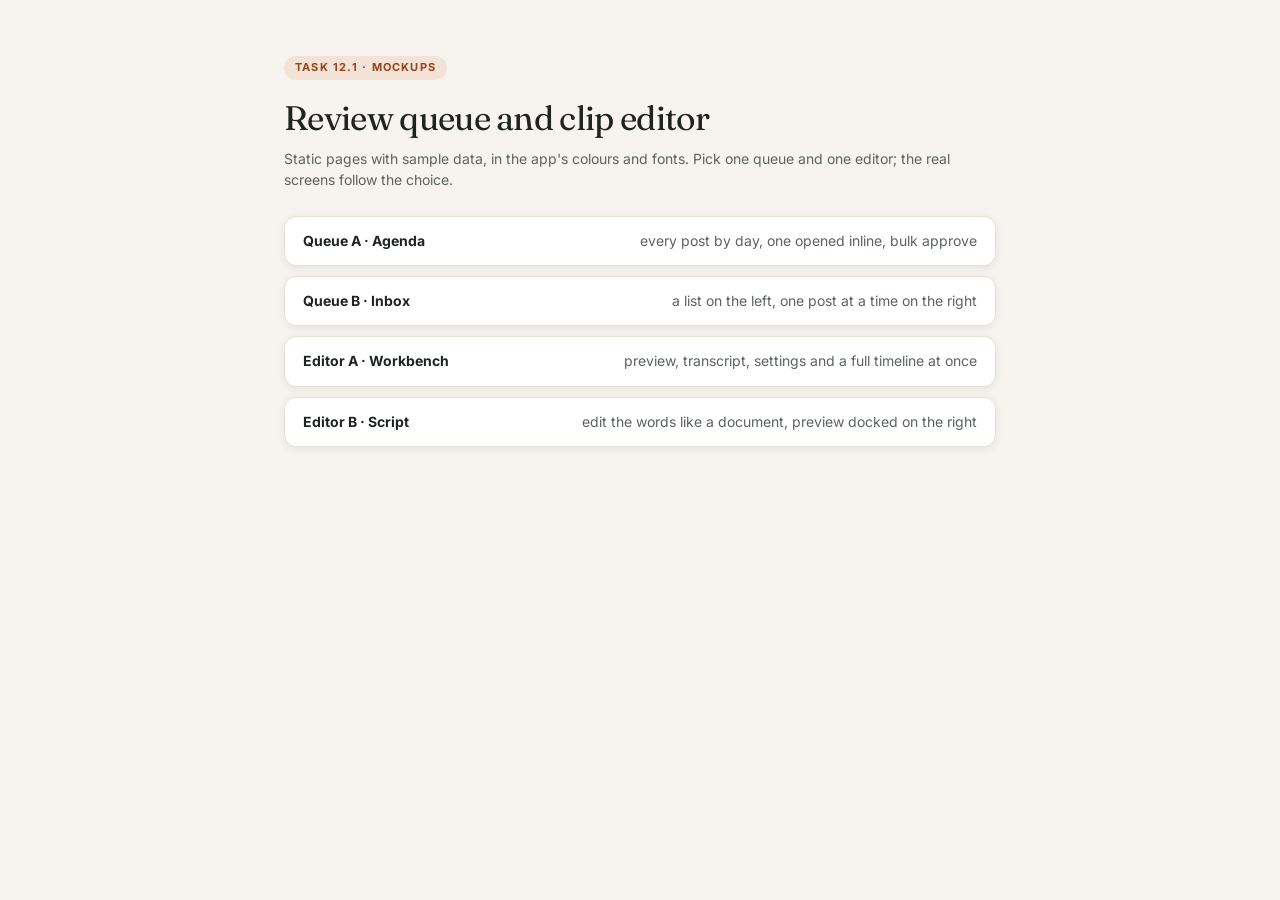
<file: mockups/autopilot/index.html>
<!doctype html>
<html lang="en">
<head>
<meta charset="utf-8">
<title>Autopilot mockups (task 12.1)</title>
<link href="https://fonts.googleapis.com/css2?family=Fraunces:ital,wght@0,400;0,600;1,400&family=Inter:wght@400;500;600;700&display=swap" rel="stylesheet">
<link rel="stylesheet" href="base.css">
<style>
  main{max-width:760px;margin:56px auto;padding:0 24px}
  h1{font-family:'Fraunces',serif;font-weight:400;font-size:34px;letter-spacing:-.02em;margin:14px 0 6px}
  p{color:var(--muted);margin:0 0 26px}
  ul{list-style:none;padding:0;margin:0;display:grid;gap:10px}
  a{display:flex;justify-content:space-between;gap:16px;background:var(--white);border:1px solid var(--border);border-radius:12px;
    padding:14px 18px;color:var(--ink);text-decoration:none;box-shadow:var(--shadow)}
  a:hover{border-color:var(--terra)}
  a span{color:var(--muted)}
</style>
</head>
<body>
<main>
  <span class="mk-eyebrow">Task 12.1 · mockups</span>
  <h1>Review queue and clip editor</h1>
  <p>Static pages with sample data, in the app's colours and fonts. Pick one queue and one editor; the real screens follow the choice.</p>
  <ul>
    <li><a href="queue-a.html"><b>Queue A · Agenda</b><span>every post by day, one opened inline, bulk approve</span></a></li>
    <li><a href="queue-b.html"><b>Queue B · Inbox</b><span>a list on the left, one post at a time on the right</span></a></li>
    <li><a href="editor-a.html"><b>Editor A · Workbench</b><span>preview, transcript, settings and a full timeline at once</span></a></li>
    <li><a href="editor-b.html"><b>Editor B · Script</b><span>edit the words like a document, preview docked on the right</span></a></li>
  </ul>
</main>
</body>
</html>
</file>
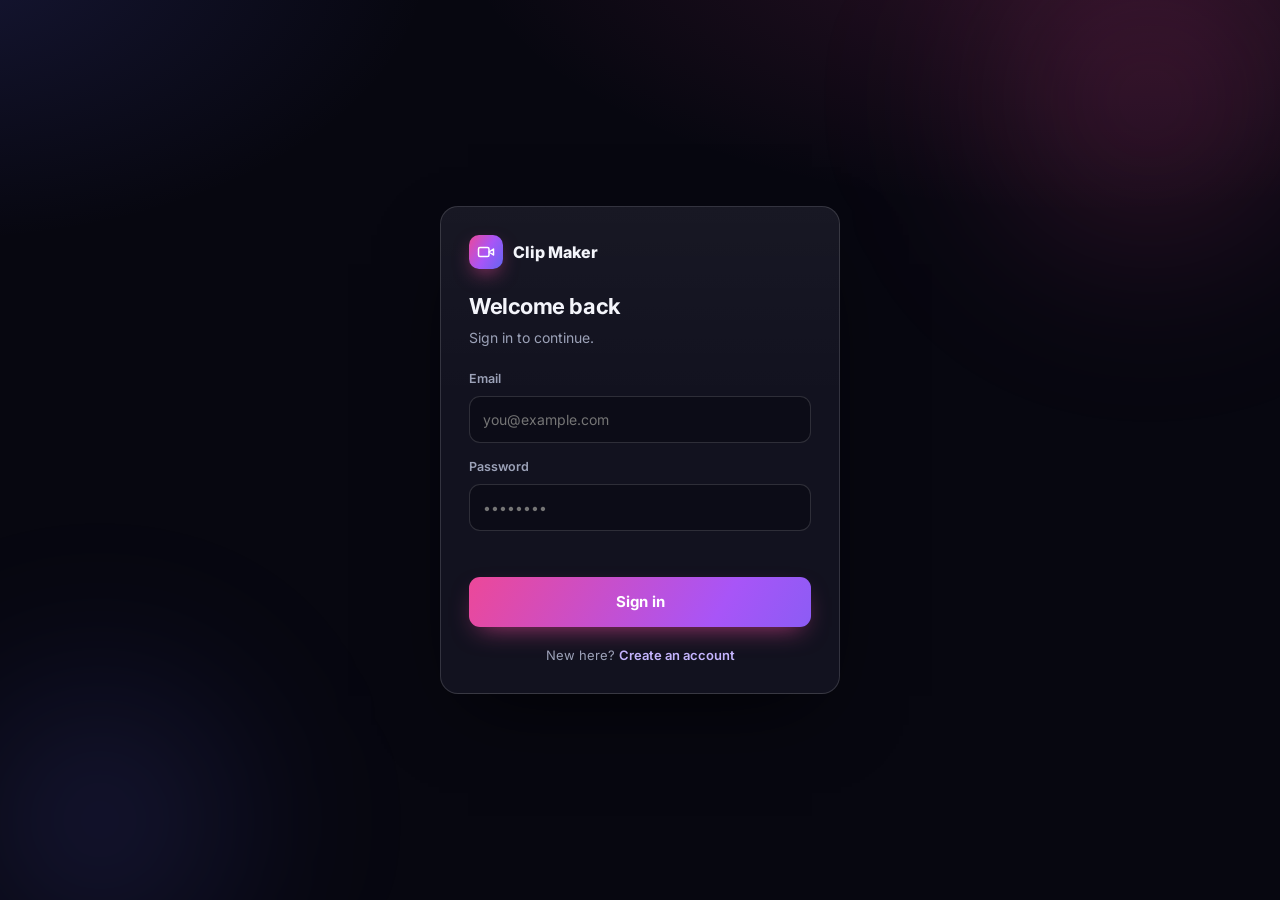
<file: static/login.html>
<!DOCTYPE html>
<html lang="en">
<head>
<meta charset="utf-8" />
<meta name="viewport" content="width=device-width, initial-scale=1" />
<title>Clip Maker — sign in</title>
<link rel="preconnect" href="https://fonts.googleapis.com">
<link rel="preconnect" href="https://fonts.gstatic.com" crossorigin>
<link href="https://fonts.googleapis.com/css2?family=Inter:wght@400;500;600;700;800&display=swap" rel="stylesheet">
<style>
  :root{
    --bg:#070710; --surface:#12121f; --surface-2:#0c0c17;
    --line:rgba(255,255,255,.08); --line-strong:rgba(255,255,255,.14);
    --fg:#F4F5FB; --muted:#9CA2B8; --muted-2:#646A82;
    --primary:#EC4899; --danger:#FB7185; --ok:#34D399;
    --grad:linear-gradient(120deg,#EC4899,#A855F7 52%,#6366F1);
    --ring:0 0 0 3px rgba(236,72,153,.4);
  }
  *{box-sizing:border-box}
  body{margin:0;min-height:100dvh;display:grid;place-items:center;padding:24px;color:var(--fg);
    font:15px/1.55 'Inter',-apple-system,Segoe UI,Roboto,sans-serif;-webkit-font-smoothing:antialiased;
    background:
      radial-gradient(1100px 520px at 85% -10%, rgba(236,72,153,.16), transparent 58%),
      radial-gradient(900px 520px at -5% -5%, rgba(99,102,241,.16), transparent 55%),
      var(--bg);}
  .card{width:100%;max-width:400px;background:linear-gradient(180deg,rgba(255,255,255,.025),transparent 40%),var(--surface);
    border:1px solid var(--line-strong);border-radius:18px;padding:28px;box-shadow:0 30px 80px -28px rgba(0,0,0,.8)}
  .brand{display:flex;align-items:center;gap:10px;font-weight:800;font-size:16px;margin-bottom:20px}
  .logo{width:34px;height:34px;border-radius:10px;display:grid;place-items:center;background:var(--grad);color:#fff;
    box-shadow:0 8px 20px -6px rgba(236,72,153,.7)}
  .logo svg{width:18px;height:18px;stroke:currentColor;stroke-width:2;fill:none;stroke-linecap:round;stroke-linejoin:round}
  h1{font-size:22px;margin:0 0 4px;letter-spacing:-.02em}
  .sub{margin:0 0 20px;color:var(--muted);font-size:14px}
  label{display:block;font-size:12.5px;font-weight:600;color:var(--muted);margin:14px 0 7px}
  input{width:100%;background:var(--surface-2);color:var(--fg);border:1px solid var(--line-strong);
    border-radius:11px;padding:12px 13px;font:inherit;font-size:14px}
  input:focus{outline:none;border-color:var(--primary);box-shadow:var(--ring)}
  .btn{width:100%;margin-top:20px;border:none;border-radius:11px;padding:13px;cursor:pointer;color:#fff;
    font:inherit;font-size:15px;font-weight:700;background:var(--grad);background-size:140% 140%;
    transition:background-position .4s,transform .1s;box-shadow:0 10px 26px -10px rgba(236,72,153,.7)}
  .btn:hover{background-position:100% 0}
  .btn:active{transform:translateY(1px)}
  .btn[disabled]{opacity:.6;cursor:not-allowed}
  .err{color:var(--danger);font-size:12.5px;min-height:16px;margin-top:10px;word-break:break-word}
  .switch{margin-top:18px;font-size:13px;color:var(--muted);text-align:center}
  .link{background:none;border:none;color:#C4B5FD;font:inherit;font-weight:600;cursor:pointer;padding:0}
  .link:hover{text-decoration:underline}

  /* ── animation layer ── */
  @keyframes cardIn{from{opacity:0;transform:translateY(28px) scale(.95)}to{opacity:1;transform:none}}
  @keyframes riseSm{from{opacity:0;transform:translateY(12px)}to{opacity:1;transform:none}}
  @keyframes floaty{0%,100%{transform:translateY(0)}50%{transform:translateY(-5px)}}
  @keyframes glowPulse{0%,100%{box-shadow:0 8px 20px -6px rgba(236,72,153,.7)}50%{box-shadow:0 8px 28px -4px rgba(168,85,247,.9)}}
  @keyframes drift1{from{transform:translate(0,0) scale(1)}to{transform:translate(-60px,50px) scale(1.15)}}
  @keyframes drift2{from{transform:translate(0,0) scale(1)}to{transform:translate(60px,-40px) scale(1.1)}}
  @keyframes shine{from{left:-80%}to{left:130%}}
  @keyframes shake{0%,100%{transform:translateX(0)}20%{transform:translateX(-5px)}40%{transform:translateX(5px)}60%{transform:translateX(-3px)}80%{transform:translateX(3px)}}

  body::before,body::after{content:"";position:fixed;z-index:0;border-radius:50%;
    filter:blur(80px);pointer-events:none}
  body::before{width:480px;height:480px;top:-140px;right:-110px;
    background:radial-gradient(circle,rgba(236,72,153,.22),transparent 65%);
    animation:drift1 22s ease-in-out infinite alternate}
  body::after{width:420px;height:420px;bottom:-130px;left:-110px;
    background:radial-gradient(circle,rgba(99,102,241,.22),transparent 65%);
    animation:drift2 28s ease-in-out infinite alternate}

  .card{position:relative;z-index:1;
    animation:cardIn .6s cubic-bezier(.2,.8,.3,1) both}
  .brand{animation:riseSm .5s .10s cubic-bezier(.2,.8,.3,1) backwards}
  h1{animation:riseSm .5s .18s cubic-bezier(.2,.8,.3,1) backwards}
  .sub{animation:riseSm .5s .24s cubic-bezier(.2,.8,.3,1) backwards}
  label,input{animation:riseSm .5s .30s cubic-bezier(.2,.8,.3,1) backwards}
  .btn,.switch{animation:riseSm .5s .38s cubic-bezier(.2,.8,.3,1) backwards}
  .logo{animation:floaty 4.5s ease-in-out infinite,glowPulse 3s ease-in-out infinite}
  input{transition:border-color .2s,box-shadow .25s}
  .btn{position:relative;overflow:hidden;
    transition:background-position .4s,box-shadow .3s,
      transform .25s cubic-bezier(.34,1.56,.64,1)}
  .btn::after{content:"";position:absolute;top:0;left:-80%;width:50%;height:100%;
    background:linear-gradient(105deg,transparent,rgba(255,255,255,.35),transparent);
    transform:skewX(-20deg);pointer-events:none}
  .btn:hover{transform:translateY(-2px);
    box-shadow:0 14px 34px -10px rgba(236,72,153,.85)}
  .btn:hover::after{animation:shine .8s ease}
  .btn:active{transform:translateY(0) scale(.97)}
  .btn[disabled]:hover{transform:none}
  .err:not(:empty){animation:shake .4s ease}

  @media (prefers-reduced-motion:reduce){
    *,*::before,*::after{animation:none!important;transition:none!important}
  }
</style>
</head>
<body>
  <div class="card">
    <div class="brand">
      <span class="logo" aria-hidden="true"><svg viewBox="0 0 24 24"><path d="m22 8-6 4 6 4V8Z"/><rect x="2" y="6" width="14" height="12" rx="2"/></svg></span>
      Clip Maker
    </div>
    <h1 id="title">Welcome back</h1>
    <p class="sub" id="sub">Sign in to continue.</p>
    <label for="email">Email</label>
    <input id="email" type="email" autocomplete="email" placeholder="you@example.com" />
    <label for="password">Password</label>
    <input id="password" type="password" autocomplete="current-password" placeholder="••••••••" />
    <div id="err" class="err"></div>
    <button id="go" class="btn">Sign in</button>
    <div class="switch"><span id="switchText">New here?</span>
      <button id="switchBtn" class="link" type="button">Create an account</button></div>
  </div>
<script>
  const $ = s => document.querySelector(s);
  // Signing in only works when this page is served by the app itself —
  // opened as a local file it has no origin, so API calls and the session
  // cookie can't work. Point the user at the server instead.
  const SERVED = /^https?:$/.test(location.protocol);
  const SERVER_HINT = 'This page only works when opened through the app — go to http://localhost:8000 in your browser.';
  if (!SERVED) window.addEventListener('DOMContentLoaded',
    () => { $('#err').textContent = SERVER_HINT; });
  let mode = 'login';
  function setMode(m){
    mode = m;
    $('#title').textContent = m === 'login' ? 'Welcome back' : 'Create your account';
    $('#sub').textContent = m === 'login' ? 'Sign in to continue.' : 'Sign up to start making clips.';
    $('#go').textContent = m === 'login' ? 'Sign in' : 'Sign up';
    $('#password').setAttribute('autocomplete', m === 'login' ? 'current-password' : 'new-password');
    $('#switchText').textContent = m === 'login' ? 'New here?' : 'Already have an account?';
    $('#switchBtn').textContent = m === 'login' ? 'Create an account' : 'Sign in';
    $('#err').textContent = '';
  }
  $('#switchBtn').onclick = () => setMode(mode === 'login' ? 'signup' : 'login');
  async function submit(){
    const email = $('#email').value.trim(), password = $('#password').value;
    const err = $('#err'); err.textContent = '';
    if (!SERVED){ err.textContent = SERVER_HINT; return; }
    if (!email || !password){ err.textContent = 'Enter your email and password.'; return; }
    const go = $('#go'); go.disabled = true; const label = go.textContent; go.textContent = '…';
    try {
      const r = await fetch('/api/auth/' + (mode === 'login' ? 'login' : 'signup'), {
        method: 'POST', headers: { 'Content-Type': 'application/json' },
        body: JSON.stringify({ email, password }),
      });
      const d = await r.json();
      if (!r.ok) throw new Error(d.detail || 'Something went wrong');
      location.href = '/';
    } catch (e) { err.textContent = e.message; go.disabled = false; go.textContent = label; }
  }
  $('#go').onclick = submit;
  ['email', 'password'].forEach(id => $('#' + id).addEventListener('keydown', e => { if (e.key === 'Enter') submit(); }));
</script>
</body>
</html>
</file>
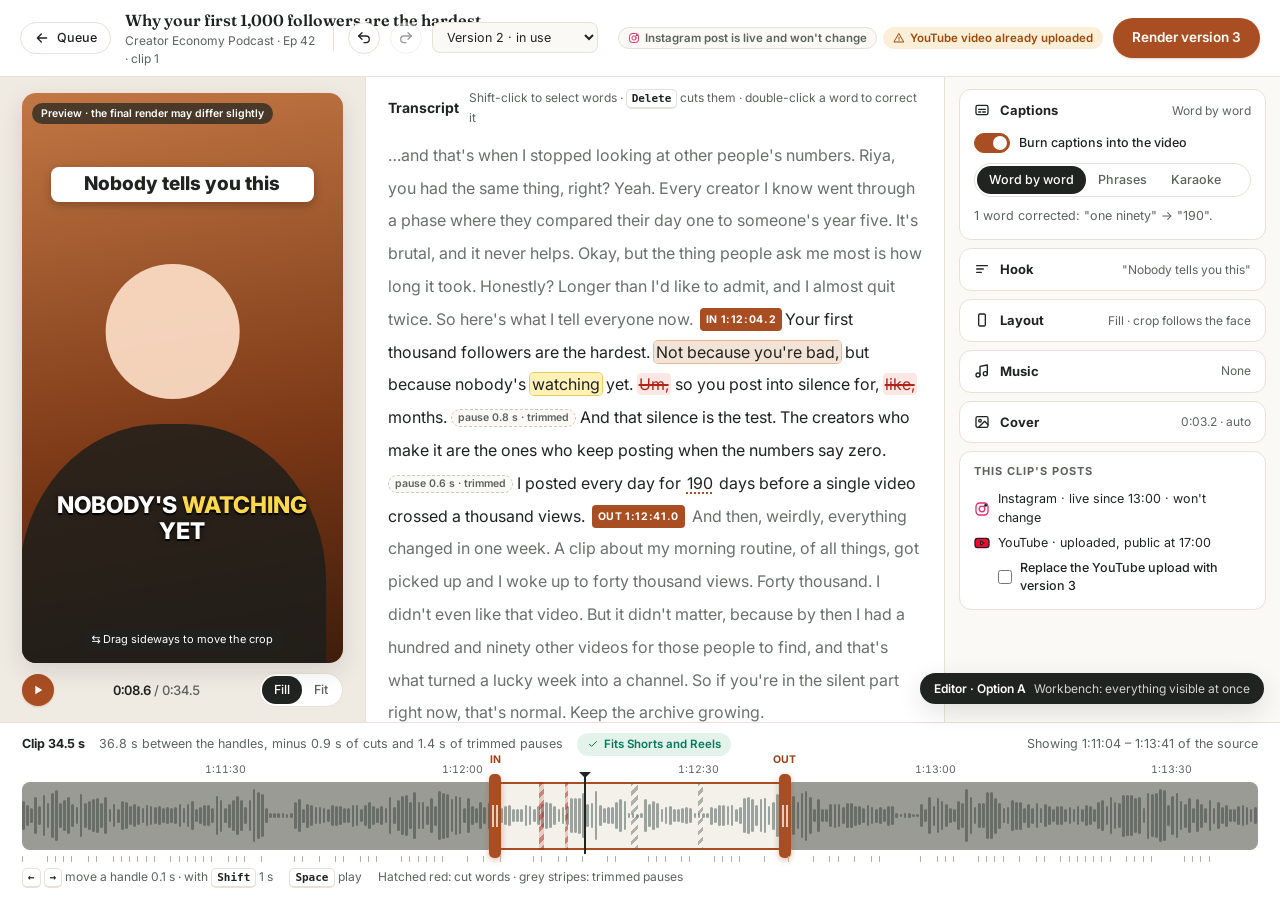
<file: mockups/autopilot/editor-a.html>
<!doctype html>
<html lang="en">
<head>
<meta charset="utf-8">
<meta name="viewport" content="width=device-width,initial-scale=1">
<title>Clip editor · Option A: Workbench</title>
<link rel="preconnect" href="https://fonts.googleapis.com">
<link rel="preconnect" href="https://fonts.gstatic.com" crossorigin>
<link href="https://fonts.googleapis.com/css2?family=Fraunces:ital,wght@0,400;0,600;1,400&family=Inter:wght@300;400;500;600;700;800&display=swap" rel="stylesheet">
<link rel="stylesheet" href="base.css">
<style>
  body{height:100vh;display:flex;flex-direction:column;overflow:hidden}
  .ea-top{display:flex;align-items:center;gap:10px;padding:9px 20px;background:var(--white);border-bottom:1px solid var(--border)}
  .ea-title{min-width:0;margin-left:4px}
  .ea-title b{display:block;font-family:'Fraunces',serif;font-weight:600;font-size:16px;white-space:nowrap}
  .ea-title span{display:block;font-size:12px;color:var(--muted)}
  .ea-sep{width:1px;height:26px;background:var(--border);margin:0 4px}
  .ea-warn{display:flex;gap:6px}
  .ea-body{flex:1;min-height:0;display:grid;grid-template-columns:auto minmax(0,1fr) 336px}
  .ea-prev{display:flex;flex-direction:column;align-items:center;gap:10px;padding:16px 22px;background:#EFEAE2;border-right:1px solid var(--border)}
  .ea-frame{position:relative;height:min(640px,calc(100vh - 330px));aspect-ratio:9/16;border-radius:14px;overflow:hidden;
    background:linear-gradient(170deg,#C27744 0%,#7B3816 62%,#3E1D0C 100%);box-shadow:var(--shadow-md)}
  .ea-frame .who{position:absolute;inset:0}
  .ea-frame .who::before{content:"";position:absolute;left:47%;top:30%;width:42%;aspect-ratio:1;border-radius:50%;transform:translateX(-50%);background:rgba(255,226,203,.9)}
  .ea-frame .who::after{content:"";position:absolute;left:47%;top:58%;width:96%;height:60%;border-radius:46% 46% 0 0;transform:translateX(-50%);background:rgba(27,30,28,.82)}
  .ea-badge{position:absolute;left:10px;top:10px;font-size:10.5px;font-weight:600;background:rgba(31,36,33,.72);color:#fff;border-radius:999px;padding:3px 9px}
  .ea-hook{position:absolute;left:9%;right:9%;top:13%;text-align:center;font-weight:800;font-size:19px;line-height:1.1;color:#1F2421;
    background:#fff;border-radius:8px;padding:7px 8px;box-shadow:0 3px 10px rgba(0,0,0,.25)}
  .ea-capt{position:absolute;left:7%;right:7%;top:70%;text-align:center;font-weight:800;font-size:23px;line-height:1.15;color:#fff;
    text-transform:uppercase;text-shadow:0 2px 0 #000,0 0 6px rgba(0,0,0,.6)}
  .ea-capt em{font-style:normal;color:#FFD84D}
  .ea-drag{position:absolute;left:50%;bottom:12px;transform:translateX(-50%);font-size:11px;color:#fff;background:rgba(31,36,33,.6);
    border-radius:999px;padding:3px 10px;white-space:nowrap}
  .ea-ctl{display:flex;align-items:center;gap:10px;width:100%;justify-content:space-between}
  .ea-time{font-variant-numeric:tabular-nums;font-size:13px;font-weight:600}
  .ea-time span{color:var(--muted);font-weight:500}
  .ea-tx{display:flex;flex-direction:column;min-height:0;background:var(--white)}
  .ea-tx-head{display:flex;align-items:center;gap:10px;padding:12px 22px 8px}
  .ea-tx-head h2{margin:0;font-size:14px;font-weight:700}
  .ea-tx-head p{margin:0;font-size:12px;color:var(--muted)}
  .ea-words{flex:1;overflow:auto;padding:4px 22px 18px;font-size:16px;line-height:2.05;color:var(--ink)}
  .ea-words .wd{border-radius:4px;padding:1px 2px}
  .ea-words .out{color:#6A706B}
  .ea-words .cut{text-decoration:line-through;text-decoration-thickness:2px;color:var(--err-ink);background:var(--err-tint)}
  .ea-words .sel{background:var(--terra-tint);box-shadow:0 0 0 1px #E2B998}
  .ea-words .fix{text-decoration:underline dotted var(--terra-hover) 2px;text-underline-offset:4px}
  .ea-words .now{background:#FFF1B8;box-shadow:0 0 0 1px #E8CC5A}
  .ea-words .gap{display:inline-block;font-size:10.5px;line-height:16px;font-weight:600;color:var(--muted);background:var(--surface);
    border:1px dashed #CFC7BA;border-radius:999px;padding:0 6px;vertical-align:2px}
  .ea-mark{display:inline-flex;align-items:center;gap:3px;font-size:10.5px;font-weight:700;letter-spacing:.06em;color:#fff;
    background:var(--terra-hover);border-radius:4px;padding:1px 6px;vertical-align:2px;margin:0 3px}
  .ea-panels{overflow:auto;border-left:1px solid var(--border);background:var(--surface);padding:12px 14px;display:flex;flex-direction:column;gap:8px}
  .ea-acc{background:var(--white);border:1px solid var(--border);border-radius:12px}
  .ea-acc > button{width:100%;display:flex;align-items:center;gap:10px;background:none;border:0;padding:11px 14px;text-align:left}
  .ea-acc > button b{font-size:13px}
  .ea-acc > button span{margin-left:auto;font-size:12px;color:var(--muted);max-width:160px;white-space:nowrap;overflow:hidden;text-overflow:ellipsis}
  .ea-acc .in{padding:2px 14px 14px;display:flex;flex-direction:column;gap:10px;font-size:12.5px}
  .ea-sw{display:flex;align-items:center;gap:9px;font-weight:500}
  .ea-posts{font-size:12.5px;display:flex;flex-direction:column;gap:7px}
  .ea-posts .p{display:flex;align-items:center;gap:8px}
  .ea-tl{flex:none;height:178px;border-top:1px solid var(--border);background:var(--white);padding:10px 22px 12px;display:flex;flex-direction:column;gap:6px}
  .ea-tl-head{display:flex;align-items:center;gap:14px;font-size:12.5px}
  .ea-tl-head b{font-variant-numeric:tabular-nums}
  .ea-ruler{position:relative;height:16px;font-size:10.5px;color:var(--muted);font-variant-numeric:tabular-nums}
  .ea-ruler span{position:absolute;transform:translateX(-50%)}
  .ea-track{position:relative;height:78px;border-radius:8px;background:#F4F0EA;overflow:visible}
  .ea-wave{position:absolute;inset:0;overflow:hidden;border-radius:8px}
  .ea-wave i{position:absolute;width:.22%;border-radius:2px;background:#9AA39D}
  .ea-outside{position:absolute;top:0;bottom:0;background:rgba(31,36,33,.42);border-radius:8px}
  .ea-inside{position:absolute;top:0;bottom:0;box-shadow:inset 0 0 0 2px var(--terra-hover)}
  .ea-cutspan{position:absolute;top:0;bottom:0;background:repeating-linear-gradient(135deg,rgba(180,35,24,.55) 0 4px,rgba(180,35,24,.18) 4px 8px)}
  .ea-trim{position:absolute;top:0;bottom:0;background:repeating-linear-gradient(135deg,rgba(92,99,93,.45) 0 3px,transparent 3px 7px)}
  .ea-h{position:absolute;top:-8px;bottom:-8px;width:12px;margin-left:-6px;border-radius:5px;background:var(--terra-hover);
    box-shadow:0 2px 6px rgba(169,78,34,.4);display:grid;place-items:center}
  .ea-h::after{content:"";width:2px;height:22px;border-left:2px solid rgba(255,255,255,.7);border-right:2px solid rgba(255,255,255,.7);box-sizing:content-box;width:2px}
  .ea-h .lab{position:absolute;top:-22px;left:50%;transform:translateX(-50%);font-size:10.5px;font-weight:700;color:var(--terra-ink);white-space:nowrap}
  .ea-play{position:absolute;top:-10px;bottom:-4px;width:2px;background:var(--ink)}
  .ea-play::before{content:"";position:absolute;top:0;left:-5px;border:6px solid transparent;border-top-color:var(--ink)}
  .ea-ticks{position:relative;height:7px}
  .ea-ticks i{position:absolute;top:0;width:1px;height:6px;background:#B7AFA3}
  .ea-tl-foot{display:flex;gap:16px;font-size:12px;color:var(--muted)}
</style>
</head>
<body>
<svg width="0" height="0" style="position:absolute" aria-hidden="true">
  <symbol id="i-yt" viewBox="0 0 24 24"><rect x="1.5" y="5" width="21" height="14" rx="4" fill="#FF0033"/><path d="M10 9.2v5.6l4.8-2.8z" fill="#fff"/></symbol>
  <symbol id="i-ig" viewBox="0 0 24 24"><rect x="3" y="3" width="18" height="18" rx="5.5" fill="none" stroke="#E1306C" stroke-width="2"/><circle cx="12" cy="12" r="4.2" fill="none" stroke="#E1306C" stroke-width="2"/><circle cx="17.4" cy="6.6" r="1.2" fill="#E1306C"/></symbol>
  <symbol id="i-back" viewBox="0 0 24 24"><path d="M19 12H5M11 18l-6-6 6-6"/></symbol>
  <symbol id="i-undo" viewBox="0 0 24 24"><path d="M9 14L4 9l5-5"/><path d="M4 9h11a5 5 0 0 1 0 10h-3"/></symbol>
  <symbol id="i-redo" viewBox="0 0 24 24"><path d="M15 14l5-5-5-5"/><path d="M20 9H9a5 5 0 0 0 0 10h3"/></symbol>
  <symbol id="i-play" viewBox="0 0 24 24"><path d="M8 5.5v13l10.5-6.5z"/></symbol>
  <symbol id="i-down" viewBox="0 0 24 24"><path d="M6 9l6 6 6-6"/></symbol>
  <symbol id="i-right" viewBox="0 0 24 24"><path d="M9 18l6-6-6-6"/></symbol>
  <symbol id="i-alert" viewBox="0 0 24 24"><path d="M12 3.5l9.5 16.5h-19z"/><path d="M12 10v4.5M12 17.5v.01"/></symbol>
  <symbol id="i-check" viewBox="0 0 24 24"><path d="M5 12.5l4.2 4.2L19 7"/></symbol>
  <symbol id="i-cc" viewBox="0 0 24 24"><rect x="3" y="5" width="18" height="14" rx="2.5"/><path d="M7 15h3M13 15h4M7 11h10"/></symbol>
  <symbol id="i-hook" viewBox="0 0 24 24"><path d="M4 7h16M4 12h10M4 17h7"/></symbol>
  <symbol id="i-crop" viewBox="0 0 24 24"><rect x="7" y="3" width="10" height="18" rx="2"/></symbol>
  <symbol id="i-music" viewBox="0 0 24 24"><path d="M9 18V5l11-2v13"/><circle cx="6" cy="18" r="3"/><circle cx="17" cy="16" r="3"/></symbol>
  <symbol id="i-img" viewBox="0 0 24 24"><rect x="3" y="4" width="18" height="16" rx="2.5"/><circle cx="9" cy="10" r="2"/><path d="M21 16l-5-5-9 9"/></symbol>
</svg>

<div class="ea-top">
  <button class="mk-btn ghost sm"><svg class="mk-icon"><use href="#i-back"/></svg>Queue</button>
  <div class="ea-title"><b>Why your first 1,000 followers are the hardest</b><span>Creator Economy Podcast · Ep 42 · clip 1</span></div>
  <span class="ea-sep"></span>
  <button class="mk-btn ghost icon" aria-label="Undo (Cmd+Z)"><svg class="mk-icon"><use href="#i-undo"/></svg></button>
  <button class="mk-btn ghost icon" aria-label="Redo (Shift+Cmd+Z)" disabled><svg class="mk-icon"><use href="#i-redo"/></svg></button>
  <select class="mk-input" style="width:auto;padding:6px 30px 6px 10px;font-size:12.5px" aria-label="Version"><option>Version 2 · in use</option></select>
  <span class="mk-spacer"></span>
  <div class="ea-warn" role="status">
    <span class="mk-pill"><svg class="mk-icon" style="width:12px;height:12px"><use href="#i-ig"/></svg>Instagram post is live and won't change</span>
    <span class="mk-pill warn"><svg class="mk-icon" style="width:12px;height:12px"><use href="#i-alert"/></svg>YouTube video already uploaded</span>
  </div>
  <button class="mk-btn">Render version 3</button>
</div>

<div class="ea-body">
  <section class="ea-prev" aria-label="Preview">
    <div class="ea-frame"><div class="who"></div>
      <span class="ea-badge">Preview · the final render may differ slightly</span>
      <div class="ea-hook">Nobody tells you this</div>
      <div class="ea-capt">nobody's <em>watching</em> yet</div>
      <span class="ea-drag">⇆ Drag sideways to move the crop</span>
    </div>
    <div class="ea-ctl">
      <button class="mk-btn icon" aria-label="Play"><svg class="mk-icon fill"><use href="#i-play"/></svg></button>
      <span class="ea-time">0:08.6 <span>/ 0:34.5</span></span>
      <div class="mk-seg" role="group" aria-label="Layout"><button aria-pressed="true">Fill</button><button aria-pressed="false">Fit</button></div>
    </div>
  </section>

  <section class="ea-tx" aria-label="Transcript">
    <div class="ea-tx-head"><h2>Transcript</h2><p>Shift-click to select words · <span class="mk-kbd">Delete</span> cuts them · double-click a word to correct it</p></div>
    <div class="ea-words">
      <span class="out">…and that's when I stopped looking at other people's numbers. Riya, you had the same thing, right? Yeah. Every creator I know went through a phase where they compared their day one to someone's year five. It's brutal, and it never helps. Okay, but the thing people ask me most is how long it took. Honestly? Longer than I'd like to admit, and I almost quit twice. So here's what I tell everyone now.</span>
      <span class="ea-mark">IN 1:12:04.2</span>Your first thousand followers are the hardest.
      <span class="wd sel">Not because you're bad,</span> but because nobody's <span class="wd now">watching</span> yet.
      <span class="wd cut">Um,</span> so you post into silence for, <span class="wd cut">like,</span> months. <span class="gap">pause 0.8 s · trimmed</span>
      And that silence is the test. The creators who make it are the ones who keep posting when the numbers say zero.
      <span class="gap">pause 0.6 s · trimmed</span> I posted every day for <span class="wd fix" title="Whisper wrote: one ninety">190</span> days before a single video crossed a thousand views.
      <span class="ea-mark">OUT 1:12:41.0</span>
      <span class="out">And then, weirdly, everything changed in one week. A clip about my morning routine, of all things, got picked up and I woke up to forty thousand views. Forty thousand. I didn't even like that video. But it didn't matter, because by then I had a hundred and ninety other videos for those people to find, and that's what turned a lucky week into a channel. So if you're in the silent part right now, that's normal. Keep the archive growing.</span>
    </div>
  </section>

  <aside class="ea-panels" aria-label="Clip settings">
    <div class="ea-acc"><button aria-expanded="true"><svg class="mk-icon"><use href="#i-cc"/></svg><b>Captions</b><span>Word by word</span></button>
      <div class="in">
        <label class="ea-sw"><span class="mk-sw on" aria-hidden="true"></span>Burn captions into the video</label>
        <div class="mk-seg" role="group" aria-label="Caption style"><button aria-pressed="true">Word by word</button><button aria-pressed="false">Phrases</button><button aria-pressed="false">Karaoke</button></div>
        <span style="color:var(--muted)">1 word corrected: "one ninety" → "190".</span>
      </div></div>
    <div class="ea-acc"><button aria-expanded="false"><svg class="mk-icon"><use href="#i-hook"/></svg><b>Hook</b><span>"Nobody tells you this"</span></button></div>
    <div class="ea-acc"><button aria-expanded="false"><svg class="mk-icon"><use href="#i-crop"/></svg><b>Layout</b><span>Fill · crop follows the face</span></button></div>
    <div class="ea-acc"><button aria-expanded="false"><svg class="mk-icon"><use href="#i-music"/></svg><b>Music</b><span>None</span></button></div>
    <div class="ea-acc"><button aria-expanded="false"><svg class="mk-icon"><use href="#i-img"/></svg><b>Cover</b><span>0:03.2 · auto</span></button></div>
    <div class="ea-acc"><div class="in" style="padding-top:12px">
      <span class="mk-label">This clip's posts</span>
      <div class="ea-posts">
        <div class="p"><svg class="mk-icon"><use href="#i-ig"/></svg>Instagram · live since 13:00 · won't change</div>
        <div class="p"><svg class="mk-icon"><use href="#i-yt"/></svg>YouTube · uploaded, public at 17:00</div>
        <label class="p" style="font-weight:500;padding-left:24px"><input type="checkbox"> Replace the YouTube upload with version 3</label>
      </div></div></div>
  </aside>
</div>

<section class="ea-tl" aria-label="Timeline">
  <div class="ea-tl-head"><b>Clip 34.5 s</b><span style="color:var(--muted)">36.8 s between the handles, minus 0.9 s of cuts and 1.4 s of trimmed pauses</span>
    <span class="mk-pill ok"><svg class="mk-icon" style="width:12px;height:12px"><use href="#i-check"/></svg>Fits Shorts and Reels</span>
    <span class="mk-spacer"></span><span style="color:var(--muted)">Showing 1:11:04 – 1:13:41 of the source</span></div>
  <div class="ea-ruler"><span style="left:16.5%">1:11:30</span><span style="left:35.6%">1:12:00</span><span style="left:54.7%">1:12:30</span><span style="left:73.9%">1:13:00</span><span style="left:93%">1:13:30</span></div>
  <div class="ea-track">
    <div class="ea-wave" id="wave"></div>
    <div class="ea-outside" style="left:0;width:38.3%"></div>
    <div class="ea-outside" style="left:61.7%;right:0"></div>
    <div class="ea-inside" style="left:38.3%;width:23.4%"></div>
    <div class="ea-cutspan" style="left:41.8%;width:.4%"></div>
    <div class="ea-cutspan" style="left:43.9%;width:.3%"></div>
    <div class="ea-trim" style="left:49.3%;width:.5%"></div>
    <div class="ea-trim" style="left:54.7%;width:.4%"></div>
    <div class="ea-h" style="left:38.3%" role="slider" aria-label="In point" aria-valuetext="1:12:04.2" tabindex="0"><span class="lab">IN</span></div>
    <div class="ea-h" style="left:61.7%" role="slider" aria-label="Out point" aria-valuetext="1:12:41.0" tabindex="0"><span class="lab">OUT</span></div>
    <div class="ea-play" style="left:45.5%"></div>
  </div>
  <div class="ea-ticks" id="ticks"></div>
  <div class="ea-tl-foot"><span><span class="mk-kbd">←</span> <span class="mk-kbd">→</span> move a handle 0.1 s · with <span class="mk-kbd">Shift</span> 1 s</span>
    <span><span class="mk-kbd">Space</span> play</span><span>Hatched red: cut words · grey stripes: trimmed pauses</span></div>
</section>
<div class="mk-tag" style="bottom:196px">Editor · Option A <span>Workbench: everything visible at once</span></div>
<script>
  // Decoration only: a seeded waveform and word ticks for the mockup.
  let seed = 11;
  const rnd = () => (seed = (seed * 9301 + 49297) % 233280) / 233280;
  const quiet = [[0.493, 0.498], [0.547, 0.551], [0.203, 0.214], [0.71, 0.722]];
  let bars = "", ticks = "";
  for (let i = 0; i < 300; i++) {
    const x = i / 300, still = quiet.some(([a, b]) => x >= a - 0.004 && x <= b + 0.004);
    const h = still ? 4 + rnd() * 4 : 18 + rnd() * 62 * (0.6 + 0.4 * Math.sin(i / 7));
    bars += `<i style="left:${(x * 100).toFixed(2)}%;top:${(50 - h / 2).toFixed(1)}%;height:${h.toFixed(1)}%"></i>`;
    if (!still && i % 2 === 0 && rnd() > 0.35) ticks += `<i style="left:${(x * 100).toFixed(2)}%"></i>`;
  }
  document.getElementById("wave").innerHTML = bars;
  document.getElementById("ticks").innerHTML = ticks;
</script>
</body>
</html>
</file>
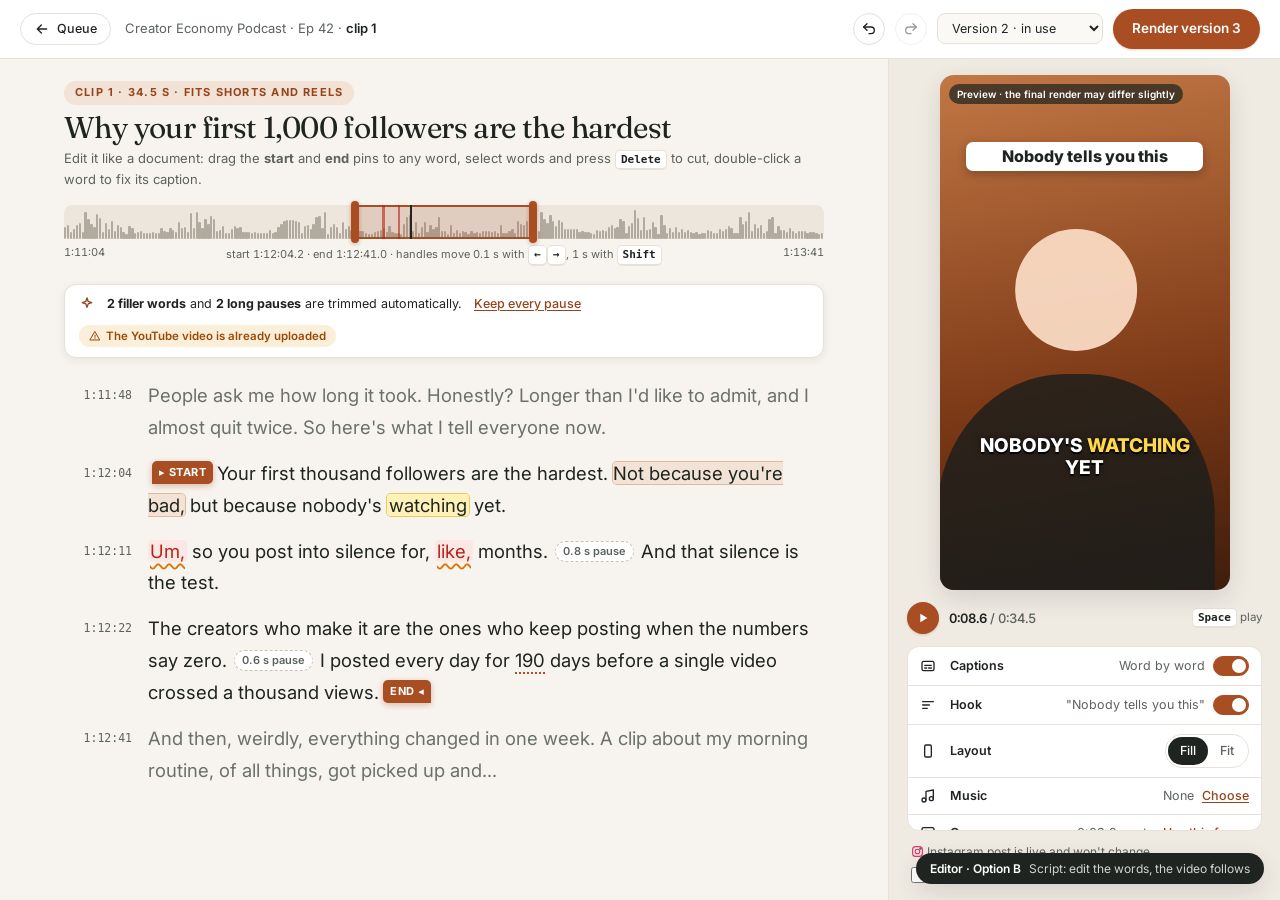
<file: mockups/autopilot/editor-b.html>
<!doctype html>
<html lang="en">
<head>
<meta charset="utf-8">
<meta name="viewport" content="width=device-width,initial-scale=1">
<title>Clip editor · Option B: Script</title>
<link rel="preconnect" href="https://fonts.googleapis.com">
<link rel="preconnect" href="https://fonts.gstatic.com" crossorigin>
<link href="https://fonts.googleapis.com/css2?family=Fraunces:ital,wght@0,400;0,600;1,400&family=Inter:wght@300;400;500;600;700;800&display=swap" rel="stylesheet">
<link rel="stylesheet" href="base.css">
<style>
  body{height:100vh;display:flex;flex-direction:column;overflow:hidden}
  .eb-top{display:flex;align-items:center;gap:10px;padding:9px 20px;background:var(--white);border-bottom:1px solid var(--border)}
  .eb-top .ttl{font-size:13px;color:var(--muted);margin-left:4px}
  .eb-top .ttl b{color:var(--ink);font-weight:600}
  .eb-body{flex:1;min-height:0;display:grid;grid-template-columns:minmax(0,1fr) 392px}
  .eb-doc{overflow:auto;padding:22px 48px 40px}
  .eb-paper{max-width:760px;margin:0 auto}
  .eb-paper h1{font-family:'Fraunces',serif;font-weight:400;font-size:30px;letter-spacing:-.02em;line-height:1.15;margin:6px 0 4px}
  .eb-paper .meta{color:var(--muted);font-size:13px;margin-bottom:16px}
  .eb-strip{position:relative;height:34px;border-radius:8px;background:#ECE6DD;margin:4px 0 6px;overflow:hidden}
  .eb-strip i{position:absolute;bottom:0;width:.3%;background:#B2AA9E;border-radius:1px}
  .eb-strip .in{position:absolute;top:0;bottom:0;left:38.3%;width:23.4%;background:rgba(169,78,34,.16);box-shadow:inset 0 0 0 2px var(--terra-hover)}
  .eb-strip .cut{position:absolute;top:0;bottom:0;background:rgba(180,35,24,.6)}
  .eb-strip .ph{position:absolute;top:0;bottom:0;width:2px;background:var(--ink)}
  .eb-strip{overflow:visible}
  .eb-h{position:absolute;top:-4px;bottom:-4px;width:8px;margin-left:-4px;border-radius:4px;background:var(--terra-hover);
    box-shadow:0 1px 4px rgba(169,78,34,.45)}
  .eb-strip-lab{display:flex;justify-content:space-between;font-size:11px;color:var(--muted);font-variant-numeric:tabular-nums;margin-bottom:18px}
  .eb-hint{display:flex;align-items:center;gap:12px;flex-wrap:wrap;background:var(--white);border:1px solid var(--border);border-radius:12px;
    padding:10px 14px;font-size:12.5px;margin-bottom:22px;box-shadow:var(--shadow)}
  .eb-hint b{font-weight:700}
  .eb-p{display:grid;grid-template-columns:68px minmax(0,1fr);gap:16px;margin:0 0 14px}
  .eb-p .ts{font:500 11.5px/30px ui-monospace,Menlo,monospace;color:var(--muted);text-align:right}
  .eb-p .tx{font-size:18.5px;line-height:1.72;color:var(--ink)}
  .eb-p.out .tx{color:#6A706B}
  .eb-cut{text-decoration:line-through;text-decoration-thickness:2px;color:var(--err-ink);background:var(--err-tint);border-radius:4px;padding:0 2px}
  .eb-fill{text-decoration:underline wavy #D97706 1.5px;text-underline-offset:5px}
  .eb-now{background:#FFF1B8;border-radius:4px;padding:0 2px;box-shadow:0 0 0 1px #E8CC5A}
  .eb-sel{background:var(--terra-tint);border-radius:4px;box-shadow:0 0 0 1px #E2B998}
  .eb-fix{text-decoration:underline dotted var(--terra-hover) 2px;text-underline-offset:5px}
  .eb-gap{display:inline-flex;align-items:center;font-size:11px;font-weight:600;color:var(--muted);background:var(--white);
    border:1px dashed #C9C0B3;border-radius:999px;padding:0 7px;line-height:19px;vertical-align:3px;margin:0 2px}
  .eb-gap.kept{border-style:solid;color:var(--ink)}
  .eb-pin{display:inline-flex;align-items:center;gap:4px;font-size:11px;font-weight:700;letter-spacing:.05em;color:#fff;background:var(--terra-hover);
    border-radius:5px 5px 5px 0;padding:2px 7px;vertical-align:4px;margin:0 4px;box-shadow:0 2px 6px rgba(169,78,34,.35);cursor:grab}
  .eb-pin.end{border-radius:5px 5px 0 5px}
  .eb-side{border-left:1px solid var(--border);background:#EFEAE2;overflow:auto;padding:16px 18px;display:flex;flex-direction:column;align-items:center;gap:12px}
  .eb-frame{position:relative;width:290px;aspect-ratio:9/16;border-radius:14px;overflow:hidden;flex:none;
    background:linear-gradient(170deg,#C27744 0%,#7B3816 62%,#3E1D0C 100%);box-shadow:var(--shadow-md)}
  .eb-frame .who{position:absolute;inset:0}
  .eb-frame .who::before{content:"";position:absolute;left:47%;top:30%;width:42%;aspect-ratio:1;border-radius:50%;transform:translateX(-50%);background:rgba(255,226,203,.9)}
  .eb-frame .who::after{content:"";position:absolute;left:47%;top:58%;width:96%;height:60%;border-radius:46% 46% 0 0;transform:translateX(-50%);background:rgba(27,30,28,.82)}
  .eb-frame .bdg{position:absolute;left:9px;top:9px;font-size:10px;font-weight:600;background:rgba(31,36,33,.72);color:#fff;border-radius:999px;padding:3px 8px}
  .eb-frame .hook{position:absolute;left:9%;right:9%;top:13%;text-align:center;font-weight:800;font-size:16px;line-height:1.1;background:#fff;border-radius:7px;padding:6px 7px;box-shadow:0 3px 10px rgba(0,0,0,.25)}
  .eb-frame .capt{position:absolute;left:7%;right:7%;top:70%;text-align:center;font-weight:800;font-size:19px;line-height:1.15;color:#fff;text-transform:uppercase;text-shadow:0 2px 0 #000,0 0 6px rgba(0,0,0,.6)}
  .eb-frame .capt em{font-style:normal;color:#FFD84D}
  .eb-ctl{display:flex;align-items:center;gap:10px;width:100%;max-width:356px}
  .eb-ctl .tm{font-variant-numeric:tabular-nums;font-size:13px;font-weight:600;white-space:nowrap}
  .eb-ctl .tm span{color:var(--muted);font-weight:500}
  .eb-insp{width:100%;background:var(--white);border:1px solid var(--border);border-radius:12px;overflow:hidden}
  .eb-row{display:grid;grid-template-columns:22px 70px minmax(0,1fr);align-items:center;gap:8px;padding:9px 12px;font-size:12.5px;border-top:1px solid var(--border)}
  .eb-row:first-child{border-top:0}
  .eb-row b{font-weight:600}
  .eb-row .v{display:flex;align-items:center;justify-content:flex-end;gap:8px;min-width:0}
  .eb-row .v span{white-space:nowrap;overflow:hidden;text-overflow:ellipsis;color:var(--muted)}
  .eb-posts{width:100%;font-size:12px;color:var(--muted);display:flex;flex-direction:column;gap:6px;padding:0 4px}
</style>
</head>
<body>
<svg width="0" height="0" style="position:absolute" aria-hidden="true">
  <symbol id="i-yt" viewBox="0 0 24 24"><rect x="1.5" y="5" width="21" height="14" rx="4" fill="#FF0033"/><path d="M10 9.2v5.6l4.8-2.8z" fill="#fff"/></symbol>
  <symbol id="i-ig" viewBox="0 0 24 24"><rect x="3" y="3" width="18" height="18" rx="5.5" fill="none" stroke="#E1306C" stroke-width="2"/><circle cx="12" cy="12" r="4.2" fill="none" stroke="#E1306C" stroke-width="2"/><circle cx="17.4" cy="6.6" r="1.2" fill="#E1306C"/></symbol>
  <symbol id="i-back" viewBox="0 0 24 24"><path d="M19 12H5M11 18l-6-6 6-6"/></symbol>
  <symbol id="i-undo" viewBox="0 0 24 24"><path d="M9 14L4 9l5-5"/><path d="M4 9h11a5 5 0 0 1 0 10h-3"/></symbol>
  <symbol id="i-redo" viewBox="0 0 24 24"><path d="M15 14l5-5-5-5"/><path d="M20 9H9a5 5 0 0 0 0 10h3"/></symbol>
  <symbol id="i-play" viewBox="0 0 24 24"><path d="M8 5.5v13l10.5-6.5z"/></symbol>
  <symbol id="i-alert" viewBox="0 0 24 24"><path d="M12 3.5l9.5 16.5h-19z"/><path d="M12 10v4.5M12 17.5v.01"/></symbol>
  <symbol id="i-cc" viewBox="0 0 24 24"><rect x="3" y="5" width="18" height="14" rx="2.5"/><path d="M7 15h3M13 15h4M7 11h10"/></symbol>
  <symbol id="i-hook" viewBox="0 0 24 24"><path d="M4 7h16M4 12h10M4 17h7"/></symbol>
  <symbol id="i-crop" viewBox="0 0 24 24"><rect x="7" y="3" width="10" height="18" rx="2"/></symbol>
  <symbol id="i-music" viewBox="0 0 24 24"><path d="M9 18V5l11-2v13"/><circle cx="6" cy="18" r="3"/><circle cx="17" cy="16" r="3"/></symbol>
  <symbol id="i-img" viewBox="0 0 24 24"><rect x="3" y="4" width="18" height="16" rx="2.5"/><circle cx="9" cy="10" r="2"/><path d="M21 16l-5-5-9 9"/></symbol>
  <symbol id="i-spark" viewBox="0 0 24 24"><path d="M12 3l1.8 5.2L19 10l-5.2 1.8L12 17l-1.8-5.2L5 10l5.2-1.8z"/></symbol>
</svg>

<div class="eb-top">
  <button class="mk-btn ghost sm"><svg class="mk-icon"><use href="#i-back"/></svg>Queue</button>
  <span class="ttl">Creator Economy Podcast · Ep 42 · <b>clip 1</b></span>
  <span class="mk-spacer"></span>
  <button class="mk-btn ghost icon" aria-label="Undo (Cmd+Z)"><svg class="mk-icon"><use href="#i-undo"/></svg></button>
  <button class="mk-btn ghost icon" aria-label="Redo (Shift+Cmd+Z)" disabled><svg class="mk-icon"><use href="#i-redo"/></svg></button>
  <select class="mk-input" style="width:auto;padding:6px 30px 6px 10px;font-size:12.5px" aria-label="Version"><option>Version 2 · in use</option></select>
  <button class="mk-btn">Render version 3</button>
</div>

<div class="eb-body">
  <section class="eb-doc" aria-label="Script">
    <div class="eb-paper">
      <span class="mk-eyebrow">Clip 1 · 34.5 s · fits Shorts and Reels</span>
      <h1>Why your first 1,000 followers are the hardest</h1>
      <div class="meta">Edit it like a document: drag the <b>start</b> and <b>end</b> pins to any word, select words and press <span class="mk-kbd">Delete</span> to cut, double-click a word to fix its caption.</div>
      <div class="eb-strip" id="strip" aria-label="Source timeline"><div class="in"></div><div class="cut" style="left:41.8%;width:.4%"></div><div class="cut" style="left:43.9%;width:.3%"></div><div class="ph" style="left:45.5%"></div>
        <span class="eb-h" style="left:38.3%" role="slider" tabindex="0" aria-label="Start, fine" aria-valuetext="1:12:04.2"></span><span class="eb-h" style="left:61.7%" role="slider" tabindex="0" aria-label="End, fine" aria-valuetext="1:12:41.0"></span></div>
      <div class="eb-strip-lab"><span>1:11:04</span><span>start 1:12:04.2 · end 1:12:41.0 · handles move 0.1 s with <span class="mk-kbd">←</span><span class="mk-kbd">→</span>, 1 s with <span class="mk-kbd">Shift</span></span><span>1:13:41</span></div>
      <div class="eb-hint" role="status"><svg class="mk-icon" style="color:var(--terra-ink)"><use href="#i-spark"/></svg>
        <span><b>2 filler words</b> and <b>2 long pauses</b> are trimmed automatically.</span>
        <button class="mk-link">Keep every pause</button><span class="mk-spacer"></span>
        <span class="mk-pill warn"><svg class="mk-icon" style="width:12px;height:12px"><use href="#i-alert"/></svg>The YouTube video is already uploaded</span></div>

      <div class="eb-p out"><div class="ts">1:11:48</div><div class="tx">People ask me how long it took. Honestly? Longer than I'd like to admit, and I almost quit twice. So here's what I tell everyone now.</div></div>
      <div class="eb-p"><div class="ts">1:12:04</div><div class="tx"><span class="eb-pin" role="slider" tabindex="0" aria-label="Clip start" aria-valuetext="1:12:04.2">▸ START</span>Your first thousand followers are the hardest. <span class="eb-sel">Not because you're bad,</span> but because nobody's <span class="eb-now">watching</span> yet.</div></div>
      <div class="eb-p"><div class="ts">1:12:11</div><div class="tx"><span class="eb-cut eb-fill">Um,</span> so you post into silence for, <span class="eb-cut eb-fill">like,</span> months. <span class="eb-gap">0.8 s pause</span> And that silence is the test.</div></div>
      <div class="eb-p"><div class="ts">1:12:22</div><div class="tx">The creators who make it are the ones who keep posting when the numbers say zero. <span class="eb-gap">0.6 s pause</span> I posted every day for <span class="eb-fix" title="Whisper wrote: one ninety">190</span> days before a single video crossed a thousand views.<span class="eb-pin end" role="slider" tabindex="0" aria-label="Clip end" aria-valuetext="1:12:41.0">END ◂</span></div></div>
      <div class="eb-p out"><div class="ts">1:12:41</div><div class="tx">And then, weirdly, everything changed in one week. A clip about my morning routine, of all things, got picked up and…</div></div>
    </div>
  </section>

  <aside class="eb-side" aria-label="Preview and settings">
    <div class="eb-frame"><div class="who"></div><span class="bdg">Preview · the final render may differ slightly</span>
      <div class="hook">Nobody tells you this</div><div class="capt">nobody's <em>watching</em> yet</div></div>
    <div class="eb-ctl"><button class="mk-btn icon" aria-label="Play"><svg class="mk-icon fill"><use href="#i-play"/></svg></button>
      <span class="tm">0:08.6 <span>/ 0:34.5</span></span><span class="mk-spacer"></span><span class="mk-count"><span class="mk-kbd">Space</span> play</span></div>
    <div class="eb-insp">
      <div class="eb-row"><svg class="mk-icon"><use href="#i-cc"/></svg><b>Captions</b><div class="v"><span>Word by word</span><span class="mk-sw on" aria-hidden="true"></span></div></div>
      <div class="eb-row"><svg class="mk-icon"><use href="#i-hook"/></svg><b>Hook</b><div class="v"><span>"Nobody tells you this"</span><span class="mk-sw on" aria-hidden="true"></span></div></div>
      <div class="eb-row"><svg class="mk-icon"><use href="#i-crop"/></svg><b>Layout</b><div class="v"><div class="mk-seg" role="group" aria-label="Layout"><button aria-pressed="true">Fill</button><button aria-pressed="false">Fit</button></div></div></div>
      <div class="eb-row"><svg class="mk-icon"><use href="#i-music"/></svg><b>Music</b><div class="v"><span>None</span><button class="mk-link">Choose</button></div></div>
      <div class="eb-row"><svg class="mk-icon"><use href="#i-img"/></svg><b>Cover</b><div class="v"><span>0:03.2 · auto</span><button class="mk-link">Use this frame</button></div></div>
    </div>
    <div class="eb-posts">
      <span><svg class="mk-icon" style="width:13px;height:13px;vertical-align:-2px"><use href="#i-ig"/></svg> Instagram post is live and won't change.</span>
      <label style="display:flex;gap:7px;align-items:center;color:var(--ink);font-weight:500"><input type="checkbox"><svg class="mk-icon" style="width:13px;height:13px"><use href="#i-yt"/></svg>Replace the uploaded YouTube video with version 3</label>
    </div>
  </aside>
</div>
<div class="mk-tag">Editor · Option B <span>Script: edit the words, the video follows</span></div>
<script>
  // Decoration only: a seeded waveform for the source strip.
  let seed = 7;
  const rnd = () => (seed = (seed * 9301 + 49297) % 233280) / 233280;
  let bars = "";
  for (let i = 0; i < 260; i++) {
    const h = 15 + rnd() * 75 * (0.55 + 0.45 * Math.sin(i / 6));
    bars += `<i style="left:${(i / 2.6).toFixed(2)}%;height:${h.toFixed(0)}%"></i>`;
  }
  document.getElementById("strip").insertAdjacentHTML("afterbegin", bars);
</script>
</body>
</html>
</file>
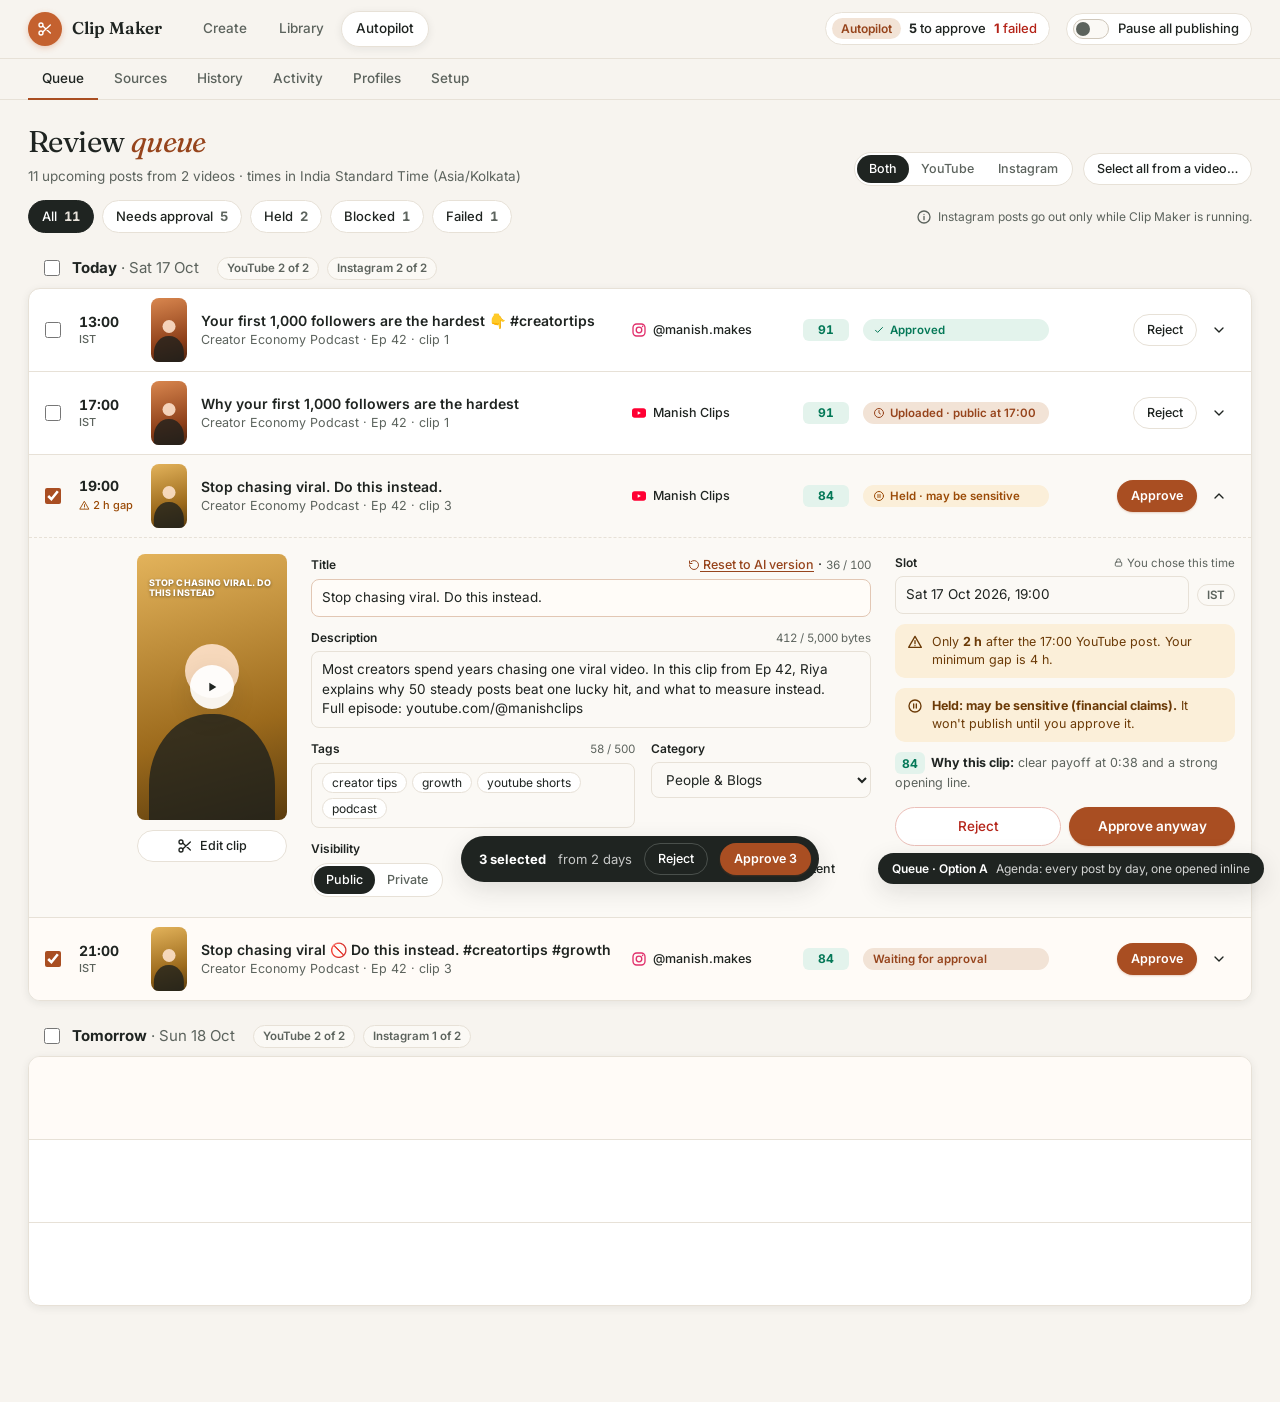
<file: mockups/autopilot/queue-a.html>
<!doctype html>
<html lang="en">
<head>
<meta charset="utf-8">
<meta name="viewport" content="width=device-width,initial-scale=1">
<title>Review queue · Option A: Agenda</title>
<link rel="preconnect" href="https://fonts.googleapis.com">
<link rel="preconnect" href="https://fonts.gstatic.com" crossorigin>
<link href="https://fonts.googleapis.com/css2?family=Fraunces:ital,wght@0,400;0,600;1,400&family=Inter:wght@300;400;500;600;700;800&display=swap" rel="stylesheet">
<link rel="stylesheet" href="base.css">
<style>
  .qa-sub{border-bottom:1px solid var(--border)}
  .qa-sub-in{max-width:1360px;margin:0 auto;padding:0 28px;display:flex;gap:2px}
  .qa-sub a{padding:10px 14px;font-size:13.5px;font-weight:500;color:var(--muted);text-decoration:none;
    border-bottom:2px solid transparent;margin-bottom:-1px}
  .qa-sub a[aria-current]{color:var(--ink);border-bottom-color:var(--terra-hover)}
  .qa-main{max-width:1360px;margin:0 auto;padding:20px 28px 96px}
  .qa-head{display:flex;align-items:flex-end;justify-content:space-between;gap:24px;margin-bottom:14px}
  .qa-head h1{font-family:'Fraunces',serif;font-weight:400;font-size:30px;letter-spacing:-.02em;margin:0}
  .qa-head h1 em{color:var(--terra-ink)}
  .qa-head p{margin:3px 0 0;color:var(--muted);font-size:13.5px}
  .qa-tools{display:flex;align-items:center;gap:10px}
  .qa-filters{display:flex;align-items:center;gap:8px;margin-bottom:6px;flex-wrap:wrap}
  .qa-f{display:inline-flex;align-items:center;gap:7px;border:1px solid var(--border);background:var(--white);
    border-radius:999px;padding:6px 13px;font-size:13px;font-weight:500;color:var(--ink)}
  .qa-f .c{font-weight:700;font-variant-numeric:tabular-nums;color:var(--muted)}
  .qa-f[aria-pressed=true]{background:var(--ink);border-color:var(--ink);color:#fff}
  .qa-f[aria-pressed=true] .c{color:#E9E4DC}
  .qa-day{margin-top:16px}
  .qa-dayhead{display:flex;align-items:center;gap:12px;padding:8px 6px 8px 16px}
  .qa-dayhead h2{margin:0;font-size:15px;font-weight:700}
  .qa-dayhead h2 span{font-weight:400;color:var(--muted)}
  .qa-quota{display:flex;gap:8px;margin-left:6px}
  .qa-list{background:var(--white);border:1px solid var(--border);border-radius:12px;overflow:hidden;box-shadow:var(--shadow)}
  .qa-row{display:grid;grid-template-columns:20px 58px 36px minmax(0,1fr) 158px 46px 186px 172px;align-items:center;
    gap:14px;padding:9px 16px;border-top:1px solid var(--border);content-visibility:auto;contain-intrinsic-size:auto 82px}
  .qa-row:first-child{border-top:0}
  .qa-row.sel{background:#FFFBF7}
  .qa-row.open{background:var(--surface)}
  .qa-time{font-weight:700;font-variant-numeric:tabular-nums;font-size:14px}
  .qa-time small{display:block;font-weight:500;font-size:11px;color:var(--muted)}
  .qa-time .lock{color:var(--warn-ink);display:inline-flex;align-items:center;gap:3px;font-size:11px}
  .qa-what{min-width:0}
  .qa-what b{display:block;font-weight:600;white-space:nowrap;overflow:hidden;text-overflow:ellipsis}
  .qa-what span{display:block;color:var(--muted);font-size:12.5px;white-space:nowrap;overflow:hidden;text-overflow:ellipsis}
  .qa-acts{display:flex;justify-content:flex-end;gap:6px}
  .qa-edit{display:grid;grid-template-columns:150px minmax(0,1fr) 340px;gap:24px;padding:16px 16px 20px 108px;
    background:var(--surface);border-top:1px dashed var(--border)}
  .qa-edit .cov{display:flex;flex-direction:column;gap:10px}
  .qa-fields{display:grid;grid-template-columns:minmax(0,1fr) 220px;gap:12px 16px;align-content:start}
  .qa-fields .wide{grid-column:1/-1}
  .qa-side{display:flex;flex-direction:column;gap:10px}
  .qa-slot{display:flex;gap:8px}
  .qa-slot .mk-input{flex:1}
  .qa-tags{display:flex;flex-wrap:wrap;gap:5px;align-items:center;min-height:38px}
  .qa-tag{background:var(--white);border:1px solid var(--border);border-radius:999px;padding:1px 9px;font-size:12px}
  .qa-reason{font-size:12.5px;color:var(--muted)}
  .qa-reason b{color:var(--ink)}
  .qa-side .mk-btn{flex:1}
  .qa-bulk{position:fixed;left:50%;bottom:18px;transform:translateX(-50%);z-index:30;display:flex;align-items:center;gap:12px;
    background:var(--ink);color:#fff;border-radius:999px;padding:7px 8px 7px 18px;box-shadow:var(--shadow-md);font-size:13px}
  .qa-bulk .mk-btn.ghost{background:transparent;color:#fff;border-color:#4A504C}
  .qa-note{font-size:12px;color:var(--muted);display:flex;align-items:center;gap:6px}
</style>
</head>
<body>
<svg width="0" height="0" style="position:absolute" aria-hidden="true">
  <symbol id="i-yt" viewBox="0 0 24 24"><rect x="1.5" y="5" width="21" height="14" rx="4" fill="#FF0033"/><path d="M10 9.2v5.6l4.8-2.8z" fill="#fff"/></symbol>
  <symbol id="i-ig" viewBox="0 0 24 24"><rect x="3" y="3" width="18" height="18" rx="5.5" fill="none" stroke="#E1306C" stroke-width="2"/><circle cx="12" cy="12" r="4.2" fill="none" stroke="#E1306C" stroke-width="2"/><circle cx="17.4" cy="6.6" r="1.2" fill="#E1306C"/></symbol>
  <symbol id="i-check" viewBox="0 0 24 24"><path d="M5 12.5l4.2 4.2L19 7"/></symbol>
  <symbol id="i-x" viewBox="0 0 24 24"><path d="M6 6l12 12M18 6L6 18"/></symbol>
  <symbol id="i-alert" viewBox="0 0 24 24"><path d="M12 3.5l9.5 16.5h-19z"/><path d="M12 10v4.5M12 17.5v.01"/></symbol>
  <symbol id="i-hold" viewBox="0 0 24 24"><circle cx="12" cy="12" r="9"/><path d="M10 9v6M14 9v6"/></symbol>
  <symbol id="i-cut" viewBox="0 0 24 24"><circle cx="6" cy="6" r="3"/><circle cx="6" cy="18" r="3"/><path d="M8.6 7.6L20 18M8.6 16.4L20 6"/></symbol>
  <symbol id="i-reset" viewBox="0 0 24 24"><path d="M3 12a9 9 0 1 0 3-6.7"/><path d="M3 4v5h5"/></symbol>
  <symbol id="i-play" viewBox="0 0 24 24"><path d="M8 5.5v13l10.5-6.5z"/></symbol>
  <symbol id="i-down" viewBox="0 0 24 24"><path d="M6 9l6 6 6-6"/></symbol>
  <symbol id="i-up" viewBox="0 0 24 24"><path d="M6 15l6-6 6 6"/></symbol>
  <symbol id="i-lock" viewBox="0 0 24 24"><rect x="5" y="11" width="14" height="9" rx="2"/><path d="M8 11V8a4 4 0 0 1 8 0v3"/></symbol>
  <symbol id="i-clock" viewBox="0 0 24 24"><circle cx="12" cy="12" r="9"/><path d="M12 7v5l3 2"/></symbol>
  <symbol id="i-info" viewBox="0 0 24 24"><circle cx="12" cy="12" r="9"/><path d="M12 11v5M12 8v.01"/></symbol>
</svg>

<header class="mk-nav"><div class="mk-nav-in">
  <div class="mk-brand"><span class="mk-logo"><svg class="mk-icon"><use href="#i-cut"/></svg></span>Clip Maker</div>
  <nav class="mk-tabs" aria-label="Main"><a class="mk-tab" href="#">Create</a><a class="mk-tab" href="#">Library</a><a class="mk-tab" href="#" aria-current="page">Autopilot</a></nav>
  <span class="mk-spacer"></span>
  <span class="mk-counts" role="status"><span class="lab">Autopilot</span><span><span class="n">5</span> to approve</span><span class="bad"><span class="n">1</span> failed</span></span>
  <button class="mk-pause" role="switch" aria-checked="false"><span class="mk-sw" aria-hidden="true"></span>Pause all publishing</button>
</div></header>
<nav class="qa-sub" aria-label="Autopilot"><div class="qa-sub-in">
  <a href="#" aria-current="page">Queue</a><a href="#">Sources</a><a href="#">History</a><a href="#">Activity</a><a href="#">Profiles</a><a href="#">Setup</a>
</div></nav>

<main class="qa-main">
  <div class="qa-head">
    <div><h1>Review <em>queue</em></h1><p>11 upcoming posts from 2 videos · times in India Standard Time (Asia/Kolkata)</p></div>
    <div class="qa-tools">
      <div class="mk-seg" role="group" aria-label="Platform"><button aria-pressed="true">Both</button><button aria-pressed="false">YouTube</button><button aria-pressed="false">Instagram</button></div>
      <button class="mk-btn ghost sm">Select all from a video…</button>
    </div>
  </div>
  <div class="qa-filters" role="group" aria-label="Show">
    <button class="qa-f" aria-pressed="true">All <span class="c">11</span></button>
    <button class="qa-f" aria-pressed="false">Needs approval <span class="c">5</span></button>
    <button class="qa-f" aria-pressed="false">Held <span class="c">2</span></button>
    <button class="qa-f" aria-pressed="false">Blocked <span class="c">1</span></button>
    <button class="qa-f" aria-pressed="false">Failed <span class="c">1</span></button>
    <span class="mk-spacer"></span>
    <span class="qa-note"><svg class="mk-icon"><use href="#i-info"/></svg>Instagram posts go out only while Clip Maker is running.</span>
  </div>

  <section class="qa-day" aria-labelledby="d1">
    <div class="qa-dayhead">
      <input type="checkbox" aria-label="Select all posts on Saturday 17 October">
      <h2 id="d1">Today <span>· Sat 17 Oct</span></h2>
      <div class="qa-quota"><span class="mk-pill">YouTube 2 of 2</span><span class="mk-pill">Instagram 2 of 2</span></div>
    </div>
    <div class="qa-list">
      <div class="qa-row">
        <input type="checkbox" aria-label="Select">
        <div class="qa-time">13:00<small>IST</small></div>
        <div class="mk-cover g1 who-sm" style="width:36px"><div class="who"></div></div>
        <div class="qa-what"><b>Your first 1,000 followers are the hardest 👇 #creatortips</b><span>Creator Economy Podcast · Ep 42 · clip 1</span></div>
        <span class="mk-plat"><svg><use href="#i-ig"/></svg>@manish.makes</span>
        <span class="mk-score hi" title="Strong hook in the first 3 s">91</span>
        <span class="mk-pill ok"><svg class="mk-icon" style="width:12px;height:12px"><use href="#i-check"/></svg>Approved</span>
        <div class="qa-acts"><button class="mk-btn ghost sm">Reject</button><button class="mk-btn quiet icon" aria-label="Open"><svg class="mk-icon"><use href="#i-down"/></svg></button></div>
      </div>
      <div class="qa-row">
        <input type="checkbox" aria-label="Select">
        <div class="qa-time">17:00<small>IST</small></div>
        <div class="mk-cover g1" style="width:36px"><div class="who"></div></div>
        <div class="qa-what"><b>Why your first 1,000 followers are the hardest</b><span>Creator Economy Podcast · Ep 42 · clip 1</span></div>
        <span class="mk-plat"><svg><use href="#i-yt"/></svg>Manish Clips</span>
        <span class="mk-score hi" title="Strong hook in the first 3 s">91</span>
        <span class="mk-pill terra"><svg class="mk-icon" style="width:12px;height:12px"><use href="#i-clock"/></svg>Uploaded · public at 17:00</span>
        <div class="qa-acts"><button class="mk-btn ghost sm">Reject</button><button class="mk-btn quiet icon" aria-label="Open"><svg class="mk-icon"><use href="#i-down"/></svg></button></div>
      </div>
      <div class="qa-row open sel">
        <input type="checkbox" checked aria-label="Select">
        <div class="qa-time">19:00<small class="lock"><svg class="mk-icon" style="width:11px;height:11px"><use href="#i-alert"/></svg>2 h gap</small></div>
        <div class="mk-cover g3" style="width:36px"><div class="who"></div></div>
        <div class="qa-what"><b>Stop chasing viral. Do this instead.</b><span>Creator Economy Podcast · Ep 42 · clip 3</span></div>
        <span class="mk-plat"><svg><use href="#i-yt"/></svg>Manish Clips</span>
        <span class="mk-score hi" title="Clear payoff at 0:38">84</span>
        <span class="mk-pill warn"><svg class="mk-icon" style="width:12px;height:12px"><use href="#i-hold"/></svg>Held · may be sensitive</span>
        <div class="qa-acts"><button class="mk-btn sm">Approve</button><button class="mk-btn quiet icon" aria-label="Close" aria-expanded="true"><svg class="mk-icon"><use href="#i-up"/></svg></button></div>
      </div>
      <div class="qa-edit" role="region" aria-label="Edit the YouTube post for clip 3">
        <div class="cov">
          <div class="mk-cover g3" style="width:150px"><div class="who"></div><div class="cap">Stop chasing viral. Do this instead</div><span class="play"><svg class="mk-icon fill"><use href="#i-play"/></svg></span></div>
          <button class="mk-btn ghost sm"><svg class="mk-icon"><use href="#i-cut"/></svg>Edit clip</button>
        </div>
        <div class="qa-fields">
          <div class="mk-field wide"><div class="top"><label for="t1">Title</label><span><button class="mk-link"><svg class="mk-icon" style="width:12px;height:12px;vertical-align:-2px"><use href="#i-reset"/></svg> Reset to AI version</button> · <span class="mk-count">36 / 100</span></span></div>
            <input id="t1" class="mk-input edited" value="Stop chasing viral. Do this instead."></div>
          <div class="mk-field wide"><div class="top"><label for="d1x">Description</label><span class="mk-count">412 / 5,000 bytes</span></div>
            <textarea id="d1x" class="mk-input" rows="3">Most creators spend years chasing one viral video. In this clip from Ep 42, Riya explains why 50 steady posts beat one lucky hit, and what to measure instead.
Full episode: youtube.com/@manishclips</textarea></div>
          <div class="mk-field"><div class="top"><label>Tags</label><span class="mk-count">58 / 500</span></div>
            <div class="mk-input qa-tags"><span class="qa-tag">creator tips</span><span class="qa-tag">growth</span><span class="qa-tag">youtube shorts</span><span class="qa-tag">podcast</span></div></div>
          <div class="mk-field"><div class="top"><label for="c1">Category</label></div>
            <select id="c1" class="mk-input"><option>People &amp; Blogs</option></select></div>
          <div class="mk-field"><div class="top"><label>Visibility</label></div>
            <div class="mk-seg" role="group" aria-label="Visibility"><button aria-pressed="true">Public</button><button aria-pressed="false">Private</button></div></div>
          <label class="mk-field" style="flex-direction:row;align-items:center;gap:8px;font-size:12.5px;font-weight:500"><input type="checkbox" checked> Label as AI-altered content</label>
        </div>
        <div class="qa-side">
          <div class="mk-field"><div class="top"><label for="s1">Slot</label><span class="mk-count"><svg class="mk-icon" style="width:11px;height:11px;vertical-align:-1px"><use href="#i-lock"/></svg> You chose this time</span></div>
            <div class="qa-slot"><input id="s1" class="mk-input" value="Sat 17 Oct 2026, 19:00"><span class="mk-pill" style="align-self:center">IST</span></div></div>
          <div class="mk-callout warn"><svg class="mk-icon"><use href="#i-alert"/></svg><span>Only <b>2 h</b> after the 17:00 YouTube post. Your minimum gap is 4 h.</span></div>
          <div class="mk-callout warn"><svg class="mk-icon"><use href="#i-hold"/></svg><span><b>Held: may be sensitive (financial claims).</b> It won't publish until you approve it.</span></div>
          <div class="qa-reason"><span class="mk-score hi" style="margin-right:6px">84</span><b>Why this clip:</b> clear payoff at 0:38 and a strong opening line.</div>
          <div style="display:flex;gap:8px;margin-top:4px"><button class="mk-btn danger">Reject</button><button class="mk-btn">Approve anyway</button></div>
        </div>
      </div>
      <div class="qa-row sel">
        <input type="checkbox" checked aria-label="Select">
        <div class="qa-time">21:00<small>IST</small></div>
        <div class="mk-cover g3" style="width:36px"><div class="who"></div></div>
        <div class="qa-what"><b>Stop chasing viral 🚫 Do this instead. #creatortips #growth</b><span>Creator Economy Podcast · Ep 42 · clip 3</span></div>
        <span class="mk-plat"><svg><use href="#i-ig"/></svg>@manish.makes</span>
        <span class="mk-score hi" title="Clear payoff at 0:38">84</span>
        <span class="mk-pill terra">Waiting for approval</span>
        <div class="qa-acts"><button class="mk-btn sm">Approve</button><button class="mk-btn quiet icon" aria-label="Open"><svg class="mk-icon"><use href="#i-down"/></svg></button></div>
      </div>
    </div>
  </section>

  <section class="qa-day" aria-labelledby="d2">
    <div class="qa-dayhead">
      <input type="checkbox" aria-label="Select all posts on Sunday 18 October">
      <h2 id="d2">Tomorrow <span>· Sun 18 Oct</span></h2>
      <div class="qa-quota"><span class="mk-pill">YouTube 2 of 2</span><span class="mk-pill">Instagram 1 of 2</span></div>
    </div>
    <div class="qa-list">
      <div class="qa-row sel">
        <input type="checkbox" checked aria-label="Select">
        <div class="qa-time">11:00<small>IST</small></div>
        <div class="mk-cover g2" style="width:36px"><div class="who"></div></div>
        <div class="qa-what"><b>Mera pehla brand deal kaise mila</b><span>Creator Economy Podcast · Ep 42 · clip 2</span></div>
        <span class="mk-plat"><svg><use href="#i-yt"/></svg>Manish Clips</span>
        <span class="mk-score mid" title="Good story, slow start">72</span>
        <span class="mk-pill warn"><svg class="mk-icon" style="width:12px;height:12px"><use href="#i-hold"/></svg>Held · Hindi captions</span>
        <div class="qa-acts"><button class="mk-btn sm">Approve</button><button class="mk-btn quiet icon" aria-label="Open"><svg class="mk-icon"><use href="#i-down"/></svg></button></div>
      </div>
      <div class="qa-row">
        <input type="checkbox" aria-label="Select">
        <div class="qa-time">15:00<small>IST</small></div>
        <div class="mk-cover g2" style="width:36px"><div class="who"></div></div>
        <div class="qa-what"><b>Pehla brand deal 🤝 kaise mila? #creators</b><span>Creator Economy Podcast · Ep 42 · clip 2</span></div>
        <span class="mk-plat"><svg><use href="#i-ig"/></svg>@manish.makes</span>
        <span class="mk-score mid" title="Good story, slow start">72</span>
        <span class="mk-pill terra">Waiting for approval</span>
        <div class="qa-acts"><button class="mk-btn sm">Approve</button><button class="mk-btn quiet icon" aria-label="Open"><svg class="mk-icon"><use href="#i-down"/></svg></button></div>
      </div>
      <div class="qa-row">
        <input type="checkbox" aria-label="Select">
        <div class="qa-time">18:00<small>IST</small></div>
        <div class="mk-cover g5" style="width:36px"><div class="who"></div></div>
        <div class="qa-what"><b>Jaipur in 60 seconds</b><span>Weekend vlog: Jaipur · clip 1 · YouTube Shorts must be at most 3:00; this clip is 3:12.</span></div>
        <span class="mk-plat"><svg><use href="#i-yt"/></svg>Manish Clips</span>
        <span class="mk-score hi" title="Fast cuts, bright colour">88</span>
        <span class="mk-pill err">Blocked · too long</span>
        <div class="qa-acts"><button class="mk-btn ghost sm"><svg class="mk-icon"><use href="#i-cut"/></svg>Edit clip</button></div>
      </div>
    </div>
  </section>
</main>

<div class="qa-bulk" role="region" aria-label="Selected posts"><b>3 selected</b><span style="opacity:.75">from 2 days</span>
  <button class="mk-btn ghost sm">Reject</button><button class="mk-btn sm">Approve 3</button></div>
<div class="mk-tag">Queue · Option A <span>Agenda: every post by day, one opened inline</span></div>
</body>
</html>
</file>
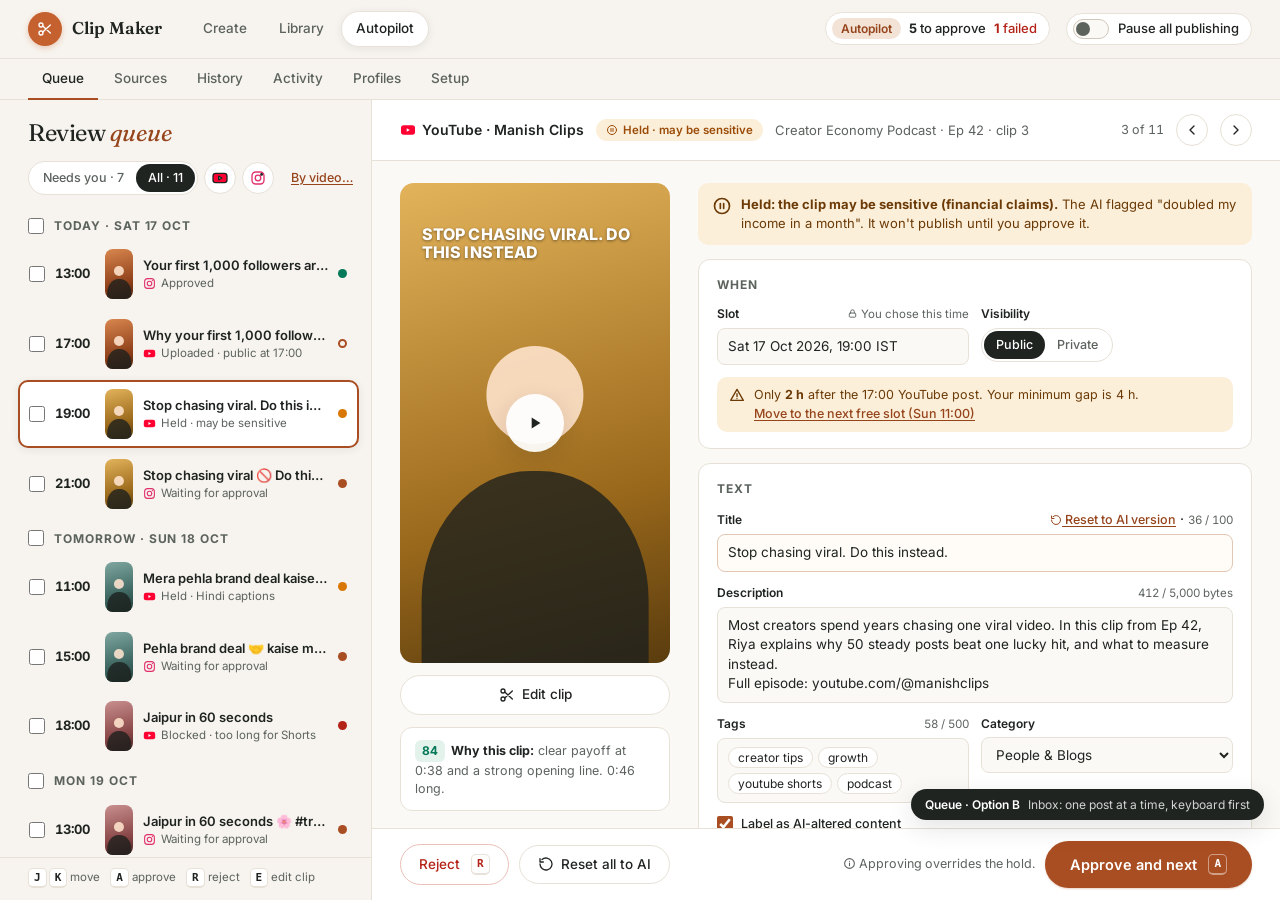
<file: mockups/autopilot/queue-b.html>
<!doctype html>
<html lang="en">
<head>
<meta charset="utf-8">
<meta name="viewport" content="width=device-width,initial-scale=1">
<title>Review queue · Option B: Inbox</title>
<link rel="preconnect" href="https://fonts.googleapis.com">
<link rel="preconnect" href="https://fonts.gstatic.com" crossorigin>
<link href="https://fonts.googleapis.com/css2?family=Fraunces:ital,wght@0,400;0,600;1,400&family=Inter:wght@300;400;500;600;700;800&display=swap" rel="stylesheet">
<link rel="stylesheet" href="base.css">
<style>
  body{height:100vh;display:flex;flex-direction:column;overflow:hidden}
  .qb-sub{border-bottom:1px solid var(--border)}
  .qb-sub-in{max-width:1440px;margin:0 auto;padding:0 28px;display:flex;gap:2px}
  .qb-sub a{padding:10px 14px;font-size:13.5px;font-weight:500;color:var(--muted);text-decoration:none;
    border-bottom:2px solid transparent;margin-bottom:-1px}
  .qb-sub a[aria-current]{color:var(--ink);border-bottom-color:var(--terra-hover)}
  .qb-main{flex:1;min-height:0;display:grid;grid-template-columns:372px minmax(0,1fr);width:100%;max-width:1440px;margin:0 auto}
  .qb-list{display:flex;flex-direction:column;min-height:0;border-right:1px solid var(--border)}
  .qb-list-head{padding:16px 18px 10px 28px}
  .qb-list-head h1{font-family:'Fraunces',serif;font-weight:400;font-size:24px;letter-spacing:-.02em;margin:0 0 10px}
  .qb-list-head h1 em{color:var(--terra-ink)}
  .qb-scroll{flex:1;overflow:auto;padding:0 12px 12px 18px}
  .qb-day{display:flex;align-items:center;gap:8px;padding:12px 10px 6px;font-size:12px;font-weight:700;color:var(--muted);
    text-transform:uppercase;letter-spacing:.08em}
  .qb-day input{margin-right:2px}
  .qb-item{display:grid;grid-template-columns:16px 40px 28px minmax(0,1fr) 10px;gap:10px;align-items:center;
    padding:8px 10px;border-radius:10px;border:1px solid transparent;content-visibility:auto;contain-intrinsic-size:auto 66px}
  .qb-item + .qb-item{margin-top:2px}
  .qb-item[aria-selected=true]{background:var(--white);border-color:var(--border);box-shadow:var(--shadow);
    outline:2px solid var(--terra-hover);outline-offset:-2px}
  .qb-item .t{font-weight:700;font-size:13px;font-variant-numeric:tabular-nums}
  .qb-item .w{min-width:0}
  .qb-item .w b{display:block;font-weight:600;font-size:13px;white-space:nowrap;overflow:hidden;text-overflow:ellipsis}
  .qb-item .w span{display:flex;align-items:center;gap:5px;color:var(--muted);font-size:11.5px}
  .qb-item .w span svg{width:13px;height:13px}
  .qb-st{width:9px;height:9px;border-radius:50%}
  .st-ok{background:var(--ok-ink)} .st-wait{background:var(--terra-hover)} .st-hold{background:#D97706}
  .st-err{background:var(--err-ink)} .st-up{background:transparent;border:2px solid var(--terra-hover)}
  .qb-keys{display:flex;gap:10px;flex-wrap:nowrap;white-space:nowrap;padding:10px 12px 12px 28px;border-top:1px solid var(--border);font-size:11.5px;color:var(--muted)}
  .qb-keys .mk-kbd + .mk-kbd{margin-left:2px}
  .qb-detail{display:flex;flex-direction:column;min-height:0;background:var(--surface)}
  .qb-detail-head{display:flex;align-items:center;gap:12px;padding:14px 28px;border-bottom:1px solid var(--border);background:var(--white)}
  .qb-detail-head .src{color:var(--muted);font-size:13px}
  .qb-pos{font-size:12.5px;color:var(--muted);font-variant-numeric:tabular-nums}
  .qb-body{flex:1;overflow:auto;padding:22px 28px;display:grid;grid-template-columns:270px minmax(0,1fr);gap:28px;align-items:start}
  .qb-left{display:flex;flex-direction:column;gap:12px;position:sticky;top:0}
  .qb-score{background:var(--white);border:1px solid var(--border);border-radius:12px;padding:12px 14px;font-size:12.5px;color:var(--muted)}
  .qb-score b{color:var(--ink)}
  .qb-form{display:flex;flex-direction:column;gap:14px;max-width:760px}
  .qb-card{background:var(--white);border:1px solid var(--border);border-radius:12px;padding:16px 18px;display:flex;flex-direction:column;gap:12px}
  .qb-card h3{margin:0;font-size:12px;font-weight:700;letter-spacing:.08em;text-transform:uppercase;color:var(--muted)}
  .qb-two{display:grid;grid-template-columns:minmax(0,1fr) minmax(0,1fr);gap:12px}
  .qb-tags{display:flex;flex-wrap:wrap;gap:5px;align-items:center;min-height:38px}
  .qb-tag{background:var(--white);border:1px solid var(--border);border-radius:999px;padding:1px 9px;font-size:12px}
  .qb-actions{display:flex;align-items:center;gap:10px;padding:12px 28px;border-top:1px solid var(--border);background:var(--white)}
  .qb-actions .mk-kbd{margin-left:4px;background:transparent;border-color:rgba(255,255,255,.45);color:inherit}
  .qb-actions .mk-btn.danger .mk-kbd,.qb-actions .mk-btn.ghost .mk-kbd{border-color:var(--border)}
</style>
</head>
<body>
<svg width="0" height="0" style="position:absolute" aria-hidden="true">
  <symbol id="i-yt" viewBox="0 0 24 24"><rect x="1.5" y="5" width="21" height="14" rx="4" fill="#FF0033"/><path d="M10 9.2v5.6l4.8-2.8z" fill="#fff"/></symbol>
  <symbol id="i-ig" viewBox="0 0 24 24"><rect x="3" y="3" width="18" height="18" rx="5.5" fill="none" stroke="#E1306C" stroke-width="2"/><circle cx="12" cy="12" r="4.2" fill="none" stroke="#E1306C" stroke-width="2"/><circle cx="17.4" cy="6.6" r="1.2" fill="#E1306C"/></symbol>
  <symbol id="i-alert" viewBox="0 0 24 24"><path d="M12 3.5l9.5 16.5h-19z"/><path d="M12 10v4.5M12 17.5v.01"/></symbol>
  <symbol id="i-hold" viewBox="0 0 24 24"><circle cx="12" cy="12" r="9"/><path d="M10 9v6M14 9v6"/></symbol>
  <symbol id="i-cut" viewBox="0 0 24 24"><circle cx="6" cy="6" r="3"/><circle cx="6" cy="18" r="3"/><path d="M8.6 7.6L20 18M8.6 16.4L20 6"/></symbol>
  <symbol id="i-reset" viewBox="0 0 24 24"><path d="M3 12a9 9 0 1 0 3-6.7"/><path d="M3 4v5h5"/></symbol>
  <symbol id="i-play" viewBox="0 0 24 24"><path d="M8 5.5v13l10.5-6.5z"/></symbol>
  <symbol id="i-lock" viewBox="0 0 24 24"><rect x="5" y="11" width="14" height="9" rx="2"/><path d="M8 11V8a4 4 0 0 1 8 0v3"/></symbol>
  <symbol id="i-left" viewBox="0 0 24 24"><path d="M15 18l-6-6 6-6"/></symbol>
  <symbol id="i-right" viewBox="0 0 24 24"><path d="M9 18l6-6-6-6"/></symbol>
  <symbol id="i-info" viewBox="0 0 24 24"><circle cx="12" cy="12" r="9"/><path d="M12 11v5M12 8v.01"/></symbol>
</svg>

<header class="mk-nav"><div class="mk-nav-in" style="max-width:1440px">
  <div class="mk-brand"><span class="mk-logo"><svg class="mk-icon"><use href="#i-cut"/></svg></span>Clip Maker</div>
  <nav class="mk-tabs" aria-label="Main"><a class="mk-tab" href="#">Create</a><a class="mk-tab" href="#">Library</a><a class="mk-tab" href="#" aria-current="page">Autopilot</a></nav>
  <span class="mk-spacer"></span>
  <span class="mk-counts" role="status"><span class="lab">Autopilot</span><span><span class="n">5</span> to approve</span><span class="bad"><span class="n">1</span> failed</span></span>
  <button class="mk-pause" role="switch" aria-checked="false"><span class="mk-sw" aria-hidden="true"></span>Pause all publishing</button>
</div></header>
<nav class="qb-sub" aria-label="Autopilot"><div class="qb-sub-in">
  <a href="#" aria-current="page">Queue</a><a href="#">Sources</a><a href="#">History</a><a href="#">Activity</a><a href="#">Profiles</a><a href="#">Setup</a>
</div></nav>

<main class="qb-main">
  <section class="qb-list" aria-label="Posts">
    <div class="qb-list-head">
      <h1>Review <em>queue</em></h1>
      <div style="display:flex;align-items:center;gap:6px">
        <div class="mk-seg" role="group" aria-label="Show"><button aria-pressed="false">Needs you · 7</button><button aria-pressed="true">All · 11</button></div>
        <button class="mk-btn ghost icon" aria-label="YouTube only" aria-pressed="false"><svg class="mk-icon"><use href="#i-yt"/></svg></button>
        <button class="mk-btn ghost icon" aria-label="Instagram only" aria-pressed="false"><svg class="mk-icon"><use href="#i-ig"/></svg></button>
        <span class="mk-spacer"></span><button class="mk-link" style="white-space:nowrap">By video…</button>
      </div>
    </div>
    <div class="qb-scroll" role="listbox" aria-label="Posts by day">
      <div class="qb-day"><input type="checkbox" aria-label="Select Saturday 17 October">Today · Sat 17 Oct</div>
      <div class="qb-item" role="option" aria-selected="false"><input type="checkbox" aria-label="Select"><span class="t">13:00</span><div class="mk-cover g1" style="width:28px"><div class="who"></div></div>
        <div class="w"><b>Your first 1,000 followers are the hardest 👇</b><span><svg><use href="#i-ig"/></svg>Approved</span></div><span class="qb-st st-ok" title="Approved"></span></div>
      <div class="qb-item" role="option" aria-selected="false"><input type="checkbox" aria-label="Select"><span class="t">17:00</span><div class="mk-cover g1" style="width:28px"><div class="who"></div></div>
        <div class="w"><b>Why your first 1,000 followers are the hardest</b><span><svg><use href="#i-yt"/></svg>Uploaded · public at 17:00</span></div><span class="qb-st st-up" title="Uploaded"></span></div>
      <div class="qb-item" role="option" aria-selected="true"><input type="checkbox" aria-label="Select"><span class="t">19:00</span><div class="mk-cover g3" style="width:28px"><div class="who"></div></div>
        <div class="w"><b>Stop chasing viral. Do this instead.</b><span><svg><use href="#i-yt"/></svg>Held · may be sensitive</span></div><span class="qb-st st-hold" title="Held"></span></div>
      <div class="qb-item" role="option" aria-selected="false"><input type="checkbox" aria-label="Select"><span class="t">21:00</span><div class="mk-cover g3" style="width:28px"><div class="who"></div></div>
        <div class="w"><b>Stop chasing viral 🚫 Do this instead.</b><span><svg><use href="#i-ig"/></svg>Waiting for approval</span></div><span class="qb-st st-wait" title="Waiting for approval"></span></div>
      <div class="qb-day"><input type="checkbox" aria-label="Select Sunday 18 October">Tomorrow · Sun 18 Oct</div>
      <div class="qb-item" role="option" aria-selected="false"><input type="checkbox" aria-label="Select"><span class="t">11:00</span><div class="mk-cover g2" style="width:28px"><div class="who"></div></div>
        <div class="w"><b>Mera pehla brand deal kaise mila</b><span><svg><use href="#i-yt"/></svg>Held · Hindi captions</span></div><span class="qb-st st-hold" title="Held"></span></div>
      <div class="qb-item" role="option" aria-selected="false"><input type="checkbox" aria-label="Select"><span class="t">15:00</span><div class="mk-cover g2" style="width:28px"><div class="who"></div></div>
        <div class="w"><b>Pehla brand deal 🤝 kaise mila? #creators</b><span><svg><use href="#i-ig"/></svg>Waiting for approval</span></div><span class="qb-st st-wait" title="Waiting for approval"></span></div>
      <div class="qb-item" role="option" aria-selected="false"><input type="checkbox" aria-label="Select"><span class="t">18:00</span><div class="mk-cover g5" style="width:28px"><div class="who"></div></div>
        <div class="w"><b>Jaipur in 60 seconds</b><span><svg><use href="#i-yt"/></svg>Blocked · too long for Shorts</span></div><span class="qb-st st-err" title="Blocked"></span></div>
      <div class="qb-day"><input type="checkbox" aria-label="Select Monday 19 October">Mon 19 Oct</div>
      <div class="qb-item" role="option" aria-selected="false"><input type="checkbox" aria-label="Select"><span class="t">13:00</span><div class="mk-cover g5" style="width:28px"><div class="who"></div></div>
        <div class="w"><b>Jaipur in 60 seconds 🌸 #travel</b><span><svg><use href="#i-ig"/></svg>Waiting for approval</span></div><span class="qb-st st-wait" title="Waiting for approval"></span></div>
      <div class="qb-item" role="option" aria-selected="false"><input type="checkbox" aria-label="Select"><span class="t">18:00</span><div class="mk-cover g6" style="width:28px"><div class="who"></div></div>
        <div class="w"><b>The one habit that grew my channel</b><span><svg><use href="#i-yt"/></svg>Failed · no response</span></div><span class="qb-st st-err" title="Failed"></span></div>
    </div>
    <div class="qb-keys"><span><span class="mk-kbd">J</span><span class="mk-kbd">K</span> move</span><span><span class="mk-kbd">A</span> approve</span><span><span class="mk-kbd">R</span> reject</span><span><span class="mk-kbd">E</span> edit clip</span></div>
  </section>

  <section class="qb-detail" aria-label="Selected post">
    <div class="qb-detail-head">
      <span class="mk-plat" style="font-size:14px;font-weight:600"><svg><use href="#i-yt"/></svg>YouTube · Manish Clips</span>
      <span class="mk-pill warn"><svg class="mk-icon" style="width:12px;height:12px"><use href="#i-hold"/></svg>Held · may be sensitive</span>
      <span class="src">Creator Economy Podcast · Ep 42 · clip 3</span>
      <span class="mk-spacer"></span>
      <span class="qb-pos">3 of 11</span>
      <button class="mk-btn ghost icon" aria-label="Previous post"><svg class="mk-icon"><use href="#i-left"/></svg></button>
      <button class="mk-btn ghost icon" aria-label="Next post"><svg class="mk-icon"><use href="#i-right"/></svg></button>
    </div>
    <div class="qb-body">
      <div class="qb-left">
        <div class="mk-cover g3" style="width:270px;border-radius:14px"><div class="who"></div><div class="cap" style="font-size:16px">Stop chasing viral. Do this instead</div><span class="play" style="width:58px;height:58px"><svg class="mk-icon fill lg"><use href="#i-play"/></svg></span></div>
        <button class="mk-btn ghost"><svg class="mk-icon"><use href="#i-cut"/></svg>Edit clip</button>
        <div class="qb-score"><span class="mk-score hi" style="margin-right:6px">84</span><b>Why this clip:</b> clear payoff at 0:38 and a strong opening line. 0:46 long.</div>
      </div>
      <div class="qb-form">
        <div class="mk-callout warn" style="padding:12px 14px;font-size:13px"><svg class="mk-icon lg"><use href="#i-hold"/></svg><span><b>Held: the clip may be sensitive (financial claims).</b> The AI flagged "doubled my income in a month". It won't publish until you approve it.</span></div>
        <div class="qb-card"><h3>When</h3>
          <div class="qb-two">
            <div class="mk-field"><div class="top"><label for="s1">Slot</label><span class="mk-count"><svg class="mk-icon" style="width:11px;height:11px;vertical-align:-1px"><use href="#i-lock"/></svg> You chose this time</span></div>
              <input id="s1" class="mk-input" value="Sat 17 Oct 2026, 19:00 IST"></div>
            <div class="mk-field"><div class="top"><label>Visibility</label></div>
              <div class="mk-seg" role="group" aria-label="Visibility"><button aria-pressed="true">Public</button><button aria-pressed="false">Private</button></div></div>
          </div>
          <div class="mk-callout warn"><svg class="mk-icon"><use href="#i-alert"/></svg><span>Only <b>2 h</b> after the 17:00 YouTube post. Your minimum gap is 4 h. <button class="mk-link">Move to the next free slot (Sun 11:00)</button></span></div>
        </div>
        <div class="qb-card"><h3>Text</h3>
          <div class="mk-field"><div class="top"><label for="t1">Title</label><span><button class="mk-link"><svg class="mk-icon" style="width:12px;height:12px;vertical-align:-2px"><use href="#i-reset"/></svg> Reset to AI version</button> · <span class="mk-count">36 / 100</span></span></div>
            <input id="t1" class="mk-input edited" value="Stop chasing viral. Do this instead."></div>
          <div class="mk-field"><div class="top"><label for="d1">Description</label><span class="mk-count">412 / 5,000 bytes</span></div>
            <textarea id="d1" class="mk-input" rows="4">Most creators spend years chasing one viral video. In this clip from Ep 42, Riya explains why 50 steady posts beat one lucky hit, and what to measure instead.
Full episode: youtube.com/@manishclips</textarea></div>
          <div class="qb-two">
            <div class="mk-field"><div class="top"><label>Tags</label><span class="mk-count">58 / 500</span></div>
              <div class="mk-input qb-tags"><span class="qb-tag">creator tips</span><span class="qb-tag">growth</span><span class="qb-tag">youtube shorts</span><span class="qb-tag">podcast</span></div></div>
            <div class="mk-field"><div class="top"><label for="c1">Category</label></div><select id="c1" class="mk-input"><option>People &amp; Blogs</option></select></div>
          </div>
          <label style="display:flex;align-items:center;gap:8px;font-size:12.5px;font-weight:500"><input type="checkbox" checked> Label as AI-altered content</label>
        </div>
      </div>
    </div>
    <div class="qb-actions">
      <button class="mk-btn danger">Reject <span class="mk-kbd">R</span></button>
      <button class="mk-btn ghost"><svg class="mk-icon"><use href="#i-reset"/></svg>Reset all to AI</button>
      <span class="mk-spacer"></span>
      <span class="mk-count" style="font-size:12.5px"><svg class="mk-icon" style="width:13px;height:13px;vertical-align:-2px"><use href="#i-info"/></svg> Approving overrides the hold.</span>
      <button class="mk-btn lg">Approve and next <span class="mk-kbd">A</span></button>
    </div>
  </section>
</main>
<div class="mk-tag" style="bottom:80px">Queue · Option B <span>Inbox: one post at a time, keyboard first</span></div>
</body>
</html>
</file>
<file: mockups/autopilot/base.css>
/* Shared look for the Autopilot mockups (task 12.1). The colour and font
   variables are the app's own, from static/index.html. The label inks are
   darker versions of its terracotta, green, amber and pink so small text
   meets WCAG AA (4.5:1 on its tint, N5.2), and text-bearing buttons use
   #A94E22 rather than #C4612F (4.1:1). Mockups only: sample data, nothing
   here ships. */
:root{
  color-scheme: light;
  --cream:#F7F4EF; --surface:#FBF9F5; --white:#FFFFFF;
  --border:#E7E1D7; --ink:#1F2421; --muted:#5C635D;
  --terra:#C4612F; --terra-hover:#A94E22; --terra-tint:#F2E3D6;
  --radius:12px; --radius-sm:8px;
  --shadow:0 2px 8px rgba(31,36,33,.08);
  --shadow-md:0 8px 24px rgba(31,36,33,.12);
  --ring:0 0 0 3px rgba(196,97,47,.2);
  --terra-ink:#96441C;
  --ok-ink:#047857; --ok-tint:#E3F3EC;
  --warn-ink:#9A4A06; --warn-tint:#FBEFD9;
  --err-ink:#B42318; --err-tint:#FBE7E4;
  --yt:#FF0033; --ig:#E1306C;
}
*{box-sizing:border-box}
html,body{margin:0}
body{font-family:'Inter',system-ui,sans-serif;font-size:14px;line-height:1.45;
  color:var(--ink);background:var(--cream);-webkit-font-smoothing:antialiased}
button,input,select,textarea{font:inherit;color:inherit}
button{cursor:pointer}
:focus-visible{outline:2px solid var(--terra-hover);outline-offset:2px}
input[type=checkbox]{accent-color:var(--terra-hover);width:16px;height:16px;margin:0}
.mk-serif{font-family:'Fraunces',Georgia,serif}
.mk-sr{position:absolute;width:1px;height:1px;overflow:hidden;clip:rect(0 0 0 0);white-space:nowrap}
.mk-icon{width:16px;height:16px;stroke:currentColor;stroke-width:2;fill:none;
  stroke-linecap:round;stroke-linejoin:round;flex:none}
.mk-icon.lg{width:20px;height:20px}
.mk-icon.fill{fill:currentColor;stroke:none}

/* ── site header ───────────────────────────────────────── */
.mk-nav{position:sticky;top:0;z-index:20;background:rgba(247,244,239,.95);
  backdrop-filter:blur(10px);border-bottom:1px solid var(--border)}
.mk-nav-in{max-width:1360px;margin:0 auto;padding:11px 28px;display:flex;align-items:center;gap:16px}
.mk-brand{display:flex;align-items:center;gap:10px;font-family:'Fraunces',serif;font-weight:600;font-size:17px}
.mk-logo{width:34px;height:34px;border-radius:999px;background:var(--terra);color:#fff;
  display:grid;place-items:center;box-shadow:0 2px 6px rgba(196,97,47,.3)}
.mk-tabs{display:flex;gap:2px;margin-left:10px}
.mk-tab{padding:7px 14px;border-radius:999px;color:var(--muted);font-weight:500;font-size:13.5px;
  text-decoration:none;border:1px solid transparent}
.mk-tab[aria-current]{background:var(--white);color:var(--ink);border-color:var(--border);box-shadow:var(--shadow)}
.mk-spacer{flex:1}
.mk-counts{display:inline-flex;align-items:center;gap:8px;border:1px solid var(--border);background:var(--white);
  border-radius:999px;padding:5px 12px 5px 6px;font-size:13px;font-weight:500}
.mk-counts .lab{display:inline-flex;align-items:center;gap:6px;padding:2px 9px;border-radius:999px;
  background:var(--terra-tint);color:var(--terra-ink);font-weight:600;font-size:12px}
.mk-counts .n{font-weight:700}
.mk-counts .bad{color:var(--err-ink)}
.mk-pause{display:inline-flex;align-items:center;gap:9px;font-size:13px;font-weight:500;color:var(--ink);
  border:1px solid var(--border);background:var(--white);border-radius:999px;padding:5px 12px 5px 6px}
.mk-sw{width:36px;height:20px;border-radius:999px;background:var(--surface);border:1px solid #CFC7BA;position:relative;flex:none}
.mk-sw::after{content:"";position:absolute;top:2px;left:2px;width:14px;height:14px;border-radius:50%;background:var(--muted)}
.mk-sw.on{background:var(--terra-hover);border-color:var(--terra-hover)}
.mk-sw.on::after{left:18px;background:#fff}

/* ── buttons and links ─────────────────────────────────── */
.mk-btn{display:inline-flex;align-items:center;justify-content:center;gap:7px;border:1px solid transparent;
  border-radius:999px;padding:9px 18px;font-size:13.5px;font-weight:600;background:var(--terra-hover);
  color:#fff;white-space:nowrap;box-shadow:0 1px 2px rgba(169,78,34,.25)}
.mk-btn.sm{padding:6px 13px;font-size:12.5px}
.mk-btn.lg{padding:12px 24px;font-size:14.5px}
.mk-btn.ghost{background:var(--white);border-color:var(--border);color:var(--ink);font-weight:500;box-shadow:none}
.mk-btn.quiet{background:transparent;color:var(--ink);font-weight:500;box-shadow:none}
.mk-btn.danger{background:var(--white);border-color:#EBC0B9;color:var(--err-ink);font-weight:500;box-shadow:none}
.mk-btn.icon{padding:7px;border-radius:999px}
.mk-btn[disabled]{opacity:.45;cursor:default}
.mk-link{color:var(--terra-ink);font-weight:500;text-decoration:underline;text-underline-offset:2px;
  background:none;border:0;padding:0;font-size:12.5px}
.mk-kbd{display:inline-block;min-width:18px;padding:1px 5px;border:1px solid var(--border);border-bottom-width:2px;
  border-radius:5px;background:var(--white);font:600 11px/1.4 ui-monospace,Menlo,monospace;text-align:center;color:var(--ink)}

/* ── status pills, scores, platforms ───────────────────── */
.mk-pill{display:inline-flex;align-items:center;gap:5px;border-radius:999px;padding:2px 9px;font-size:11.5px;
  font-weight:600;white-space:nowrap;background:var(--surface);color:var(--muted);border:1px solid var(--border)}
.mk-pill.ok{background:var(--ok-tint);color:var(--ok-ink);border-color:transparent}
.mk-pill.warn{background:var(--warn-tint);color:var(--warn-ink);border-color:transparent}
.mk-pill.err{background:var(--err-tint);color:var(--err-ink);border-color:transparent}
.mk-pill.terra{background:var(--terra-tint);color:var(--terra-ink);border-color:transparent}
.mk-dot{width:7px;height:7px;border-radius:50%;background:currentColor;flex:none}
.mk-score{display:inline-grid;place-items:center;min-width:30px;height:22px;padding:0 6px;border-radius:6px;
  font-weight:700;font-size:12px;font-variant-numeric:tabular-nums}
.mk-score.hi{background:var(--ok-tint);color:var(--ok-ink)}
.mk-score.mid{background:var(--warn-tint);color:var(--warn-ink)}
.mk-plat{display:inline-flex;align-items:center;gap:6px;font-size:12.5px;font-weight:500;color:var(--ink);white-space:nowrap}
.mk-plat svg{width:16px;height:16px;flex:none}
.mk-eyebrow{display:inline-flex;align-items:center;gap:6px;font-size:11px;font-weight:700;letter-spacing:.11em;
  text-transform:uppercase;color:var(--terra-ink);background:var(--terra-tint);padding:4px 11px;border-radius:999px}
.mk-label{font-size:11px;font-weight:700;letter-spacing:.09em;text-transform:uppercase;color:var(--muted)}

/* ── form fields and counters ──────────────────────────── */
.mk-field{display:flex;flex-direction:column;gap:5px}
.mk-field .top{display:flex;align-items:baseline;justify-content:space-between;gap:10px}
.mk-field label{font-size:12px;font-weight:600}
.mk-input{width:100%;background:var(--surface);border:1px solid var(--border);border-radius:8px;
  padding:8px 10px;font-size:13.5px;line-height:1.45}
textarea.mk-input{resize:none}
.mk-input.edited{border-color:#E2C7B4;background:#FFFCF8}
.mk-count{font-size:11.5px;color:var(--muted);font-variant-numeric:tabular-nums;white-space:nowrap}
.mk-count.near{color:var(--warn-ink);font-weight:600}
.mk-seg{display:inline-flex;border:1px solid var(--border);border-radius:999px;background:var(--white);padding:2px}
.mk-field .mk-seg{align-self:flex-start}
.mk-seg button{border:0;background:transparent;border-radius:999px;padding:5px 12px;font-size:12.5px;font-weight:500;color:var(--muted);white-space:nowrap}
.mk-seg button[aria-pressed=true]{background:var(--ink);color:#fff}

/* ── callouts ──────────────────────────────────────────── */
.mk-callout{display:flex;gap:9px;align-items:flex-start;padding:9px 12px;border-radius:10px;font-size:12.5px;line-height:1.45}
.mk-callout svg{margin-top:1px}
.mk-callout.warn{background:var(--warn-tint);color:#6B3A07}
.mk-callout.err{background:var(--err-tint);color:#7A1D14}
.mk-callout.info{background:var(--surface);border:1px solid var(--border);color:var(--ink)}
.mk-callout b{font-weight:700}

/* ── cover frames (placeholders for real covers) ───────── */
.mk-cover{position:relative;aspect-ratio:9/16;border-radius:8px;overflow:hidden;flex:none;background:var(--g,#4a3a30)}
.mk-cover .who{position:absolute;inset:0}
.mk-cover .who::before{content:"";position:absolute;left:50%;top:34%;width:36%;aspect-ratio:1;border-radius:50%;
  transform:translateX(-50%);background:rgba(255,228,206,.88)}
.mk-cover .who::after{content:"";position:absolute;left:50%;top:60%;width:84%;height:56%;border-radius:48% 48% 0 0;
  transform:translateX(-50%);background:rgba(28,31,29,.78)}
.mk-cover .cap{position:absolute;left:8%;right:8%;top:9%;font-weight:800;font-size:9px;line-height:1.12;color:#fff;
  text-transform:uppercase;letter-spacing:.01em;text-shadow:0 1px 3px rgba(0,0,0,.45)}
.mk-cover .play{position:absolute;left:50%;top:50%;transform:translate(-50%,-50%);width:44px;height:44px;border-radius:50%;
  background:rgba(255,255,255,.92);display:grid;place-items:center;color:var(--ink);box-shadow:var(--shadow-md)}
.g1{--g:linear-gradient(165deg,#D9874F 0%,#8C3E18 70%,#4B230F 100%)}
.g2{--g:linear-gradient(165deg,#7FA7A0 0%,#3D6560 65%,#22403C 100%)}
.g3{--g:linear-gradient(165deg,#E3B35B 0%,#9C6A1C 65%,#5A3C0E 100%)}
.g4{--g:linear-gradient(165deg,#9D93C2 0%,#5B4F8C 65%,#342C57 100%)}
.g5{--g:linear-gradient(165deg,#C98F8F 0%,#8A4747 65%,#4F2626 100%)}
.g6{--g:linear-gradient(165deg,#8DB27A 0%,#4C7340 65%,#2B4524 100%)}

/* ── the label on every mockup ─────────────────────────── */
.mk-tag{position:fixed;right:16px;bottom:16px;z-index:60;display:flex;align-items:center;gap:8px;background:var(--ink);
  color:#fff;border-radius:999px;padding:7px 14px;font-size:12px;font-weight:600;box-shadow:var(--shadow-md)}
.mk-tag span{font-weight:400;opacity:.8}
</file>
